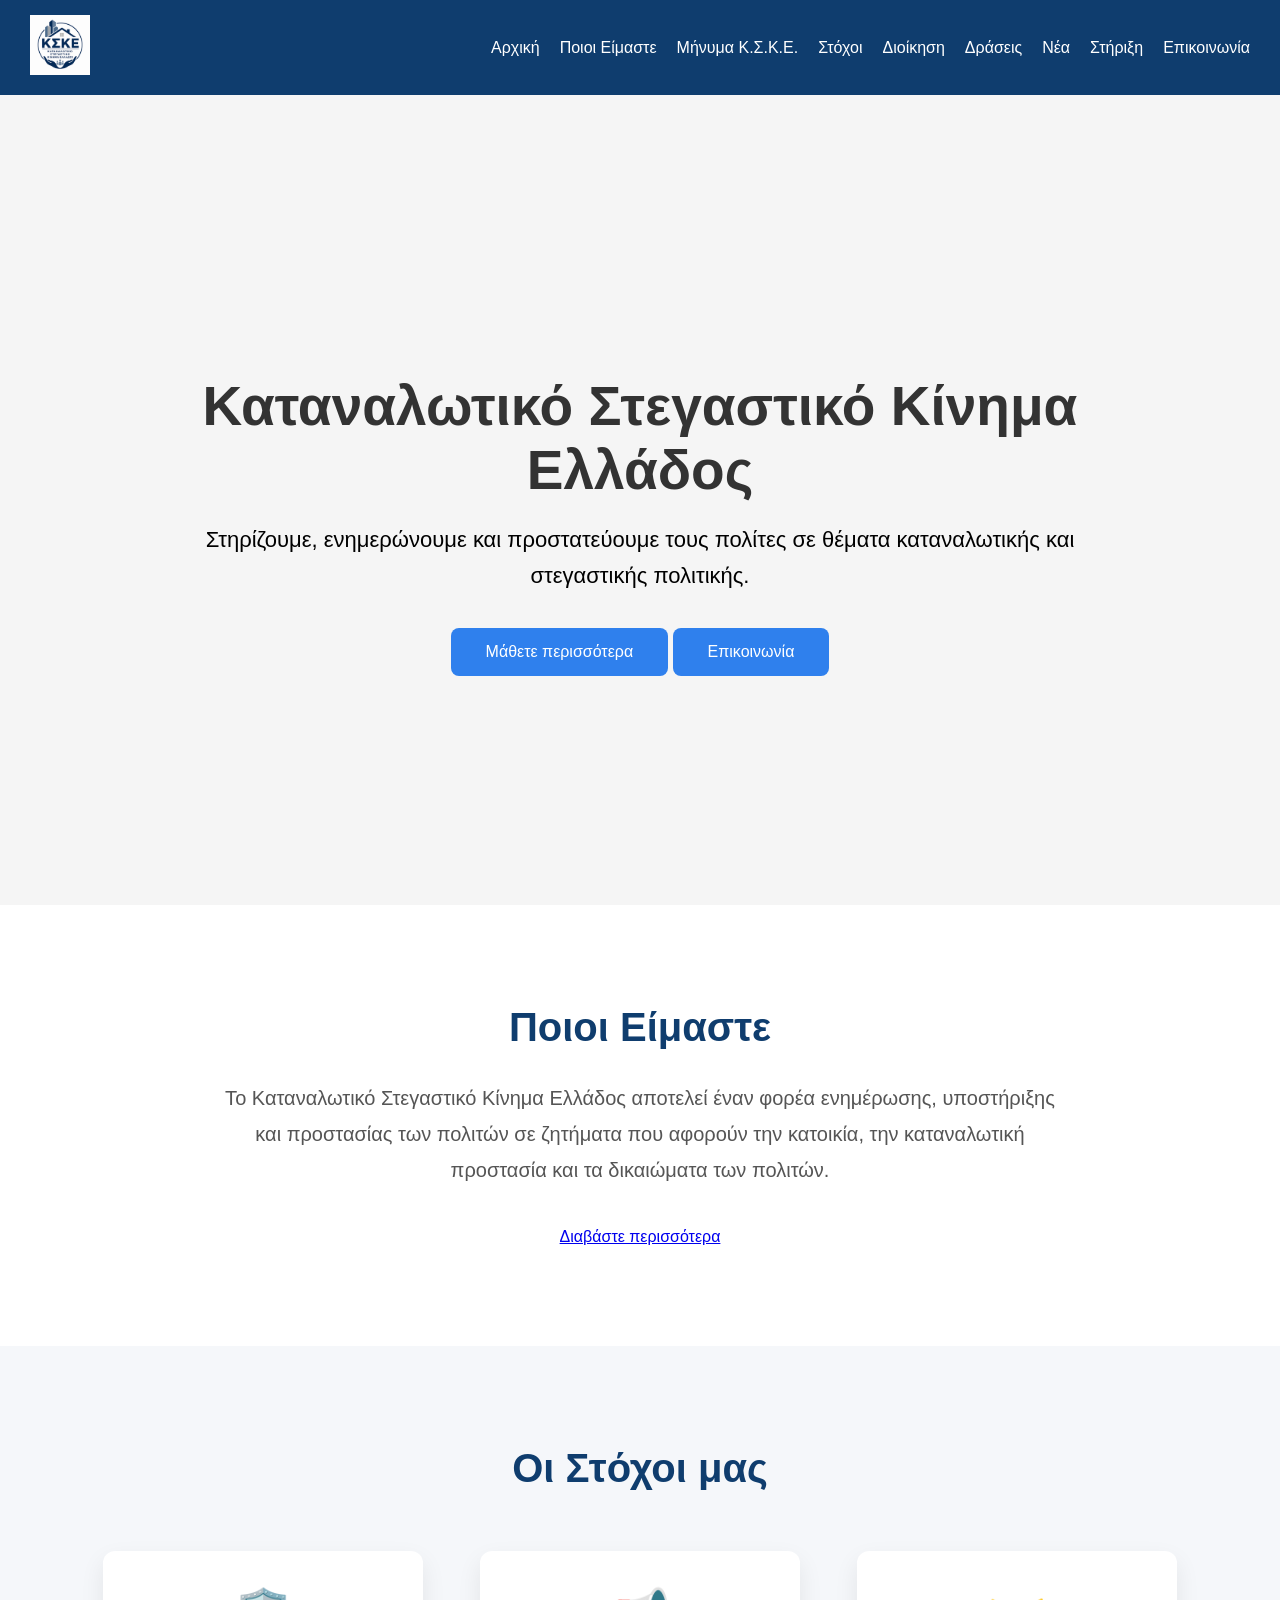
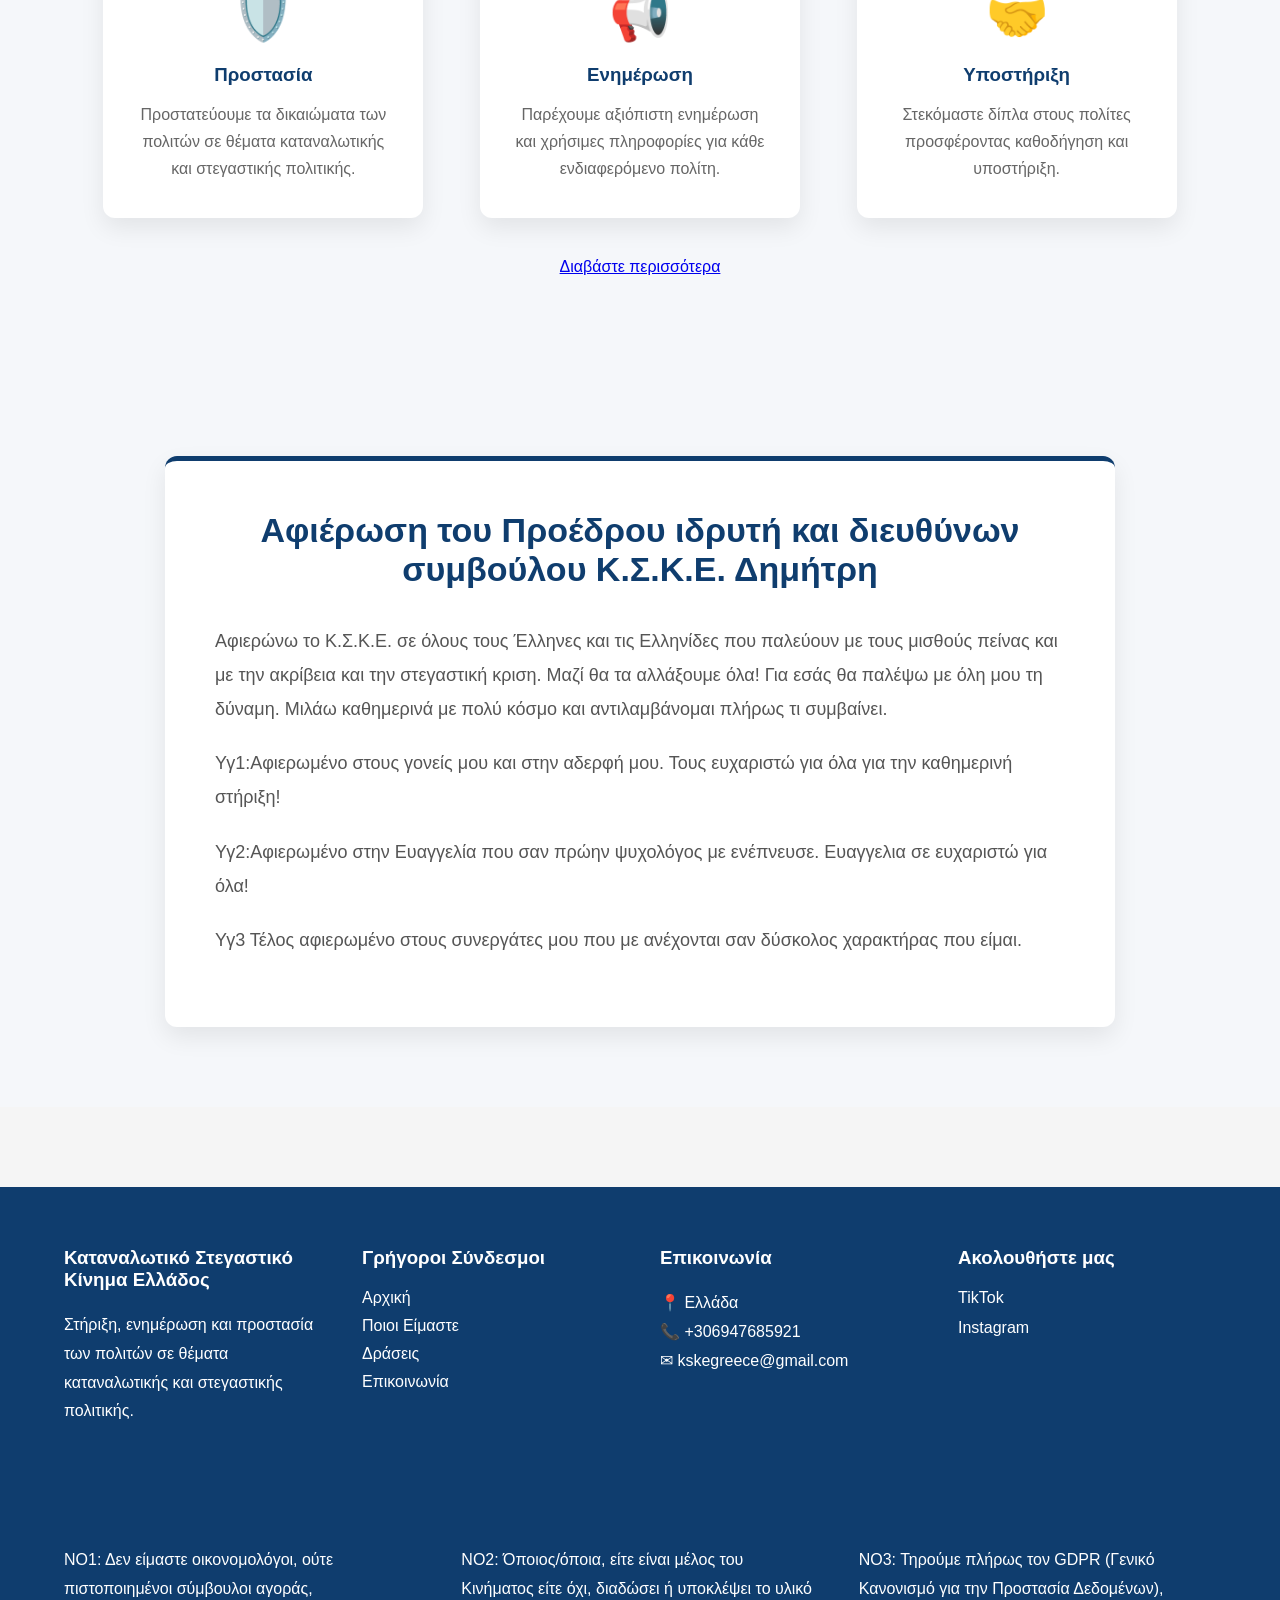
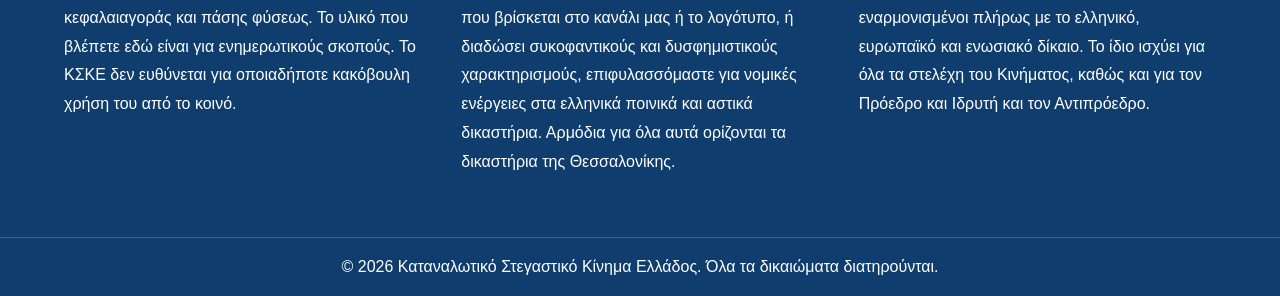
<file: index.html>
<!DOCTYPE html>
<html lang="el">
<head>
    <meta charset="UTF-8">
    <meta name="viewport" content="width=device-width, initial-scale=1.0">

    <title>Αρχική | Καταναλωτικό Στεγαστικό Κίνημα Ελλάδος</title>

    <link rel="stylesheet" href="css/style.css">
</head>
<body>
    <header>
        <nav class="navbar">
            <div class="logo">
                <img src="images/ΚΣΚΕ-logo.png" alt="Λογότυπο ΚΣΚΕ">
            </div>

            <button class="menu-toggle" aria-label="Άνοιγμα μενού">
                ☰
            </button>

            <ul class="nav-links">
                <li><a href="index.html">Αρχική</a></li>
                <li><a href="about.html">Ποιοι Είμαστε</a></li>
                <li><a href="message.html">Μήνυμα Κ.Σ.Κ.Ε.</a></li>
                <li><a href="goals.html">Στόχοι</a></li>
                <li><a href="administration.html">Διοίκηση</a></li>
                <li><a href="actions.html">Δράσεις</a></li>
                <li><a href="news.html">Νέα</a></li>
                <li><a href="support.html">Στήριξη</a></li>
                <li><a href="contact.html">Επικοινωνία</a></li>
            </ul>
        </nav>
    </header>

    <section class="hero">

        <div class="hero-content">

            <h1>Καταναλωτικό Στεγαστικό Κίνημα Ελλάδος</h1>

            <p>
                Στηρίζουμε, ενημερώνουμε και προστατεύουμε τους πολίτες
                σε θέματα καταναλωτικής και στεγαστικής πολιτικής.
            </p>

            <div class="hero-buttons">

                <a href="about.html" class="btn btn-primary">
                    Μάθετε περισσότερα
                </a>

                <a href="contact.html" class="btn btn-secondary">
                    Επικοινωνία
                </a>

            </div>

        </div>

    </section>
    

    <section class="about-preview">

        <div class="container">

            <h2>Ποιοι Είμαστε</h2>

            <p>
                Το Καταναλωτικό Στεγαστικό Κίνημα Ελλάδος αποτελεί έναν φορέα
                ενημέρωσης, υποστήριξης και προστασίας των πολιτών σε ζητήματα
                που αφορούν την κατοικία, την καταναλωτική προστασία και τα
                δικαιώματα των πολιτών.
            </p>

            <a href="about.html" class="btn-primary">
                Διαβάστε περισσότερα
            </a>

        </div>

    </section>


    <section class="goals-preview">

        <div class="container">

            <h2>Οι Στόχοι μας</h2>

            <div class="cards">

                <div class="card">
                    <div class="icon">🛡️</div>
                    <h3>Προστασία</h3>
                    <p>
                        Προστατεύουμε τα δικαιώματα των πολιτών σε θέματα
                        καταναλωτικής και στεγαστικής πολιτικής.
                    </p>
                </div>

                <div class="card">
                    <div class="icon">📢</div>
                    <h3>Ενημέρωση</h3>
                    <p>
                        Παρέχουμε αξιόπιστη ενημέρωση και χρήσιμες πληροφορίες
                        για κάθε ενδιαφερόμενο πολίτη.
                    </p>
                </div>

                <div class="card">
                    <div class="icon">🤝</div>
                    <h3>Υποστήριξη</h3>
                    <p>
                        Στεκόμαστε δίπλα στους πολίτες προσφέροντας
                        καθοδήγηση και υποστήριξη.
                    </p>
                </div>

            </div>
            <a href="goals.html" class="btn-primary">
                Διαβάστε περισσότερα
            </a>
        </div>

    </section>


    <section class="president-message">

        <div class="container">

            <div class="president-message-content">

                <div class="president-message-title">

                    <h2>Αφιέρωση του Προέδρου ιδρυτή και διευθύνων συμβούλου Κ.Σ.Κ.Ε. Δημήτρη</h2>

                </div>

                <div class="president-message-text">

                    <p>
                        Αφιερώνω το Κ.Σ.Κ.Ε. σε όλους τους Έλληνες 
                        και τις Ελληνίδες που παλεύουν με τους
                        μισθούς πείνας και με την ακρίβεια και
                        την στεγαστική κριση. Μαζί θα τα
                        αλλάξουμε όλα! Για εσάς θα παλέψω με
                        όλη μου τη δύναμη. Μιλάω καθημερινά
                        με πολύ κόσμο και αντιλαμβάνομαι
                        πλήρως τι συμβαίνει.
                    </p>

                    <p>
                        Υγ1:Aφιερωμένο στους γονείς μου και
                        στην αδερφή μου. Τους ευχαριστώ για
                        όλα για την καθημερινή στήριξη!
                    </p>

                    <p>
                        Υγ2:Aφιερωμένο στην Ευαγγελία που σαν
                        πρώην ψυχολόγος με ενέπνευσε. 
                        Ευαγγελια σε ευχαριστώ για όλα!
                    </p>

                    <p>
                        Υγ3 Τέλος αφιερωμένο στους συνεργάτες
                        μου που με ανέχονται σαν δύσκολος
                        χαρακτήρας που είμαι.
                    </p>
                </div>

            </div>

        </div>

    </section>

    <footer>

        <div class="footer-container">

            <div class="footer-section">
                <h3>Καταναλωτικό Στεγαστικό Κίνημα Ελλάδος</h3>
                <p>
                    Στήριξη, ενημέρωση και προστασία των πολιτών
                    σε θέματα καταναλωτικής και στεγαστικής πολιτικής.
                </p>
            </div>

            <div class="footer-section">
                <h3>Γρήγοροι Σύνδεσμοι</h3>
                <ul>
                    <li><a href="index.html">Αρχική</a></li>
                    <li><a href="about.html">Ποιοι Είμαστε</a></li>
                    <li><a href="actions.html">Δράσεις</a></li>
                    <li><a href="contact.html">Επικοινωνία</a></li>
                </ul>
            </div>

            <div class="footer-section">
                <h3>Επικοινωνία</h3>
                <p>📍 Ελλάδα</p>
                <p>📞 +306947685921</p>
                <p>✉ kskegreece@gmail.com</p>
            </div>

            <div class="footer-section">

                <h3>Ακολουθήστε μας</h3>

                <div class="social-links">

                    <a href="https://www.tiktok.com/@kskegreece.gr?_r=1&_t=ZN-98gVqXZdag2" target="_blank">
                        TikTok
                    </a>

                    <a href="https://www.instagram.com/kskegreece.gr?igsh=MW04Z21ib3VzaGUxbA==" target="_blank">
                        Instagram
                    </a>

                </div>

            </div>
            
        </div>

        <div class="footer-container">

            <div class="footer-section">
                <p>ΝΟ1: Δεν είμαστε οικονομολόγοι, ούτε πιστοποιημένοι σύμβουλοι αγοράς, κεφαλαιαγοράς και πάσης φύσεως. Το υλικό που βλέπετε εδώ είναι για ενημερωτικούς σκοπούς. Το ΚΣΚΕ δεν ευθύνεται για οποιαδήποτε κακόβουλη χρήση του από το κοινό.</p>
            </div>
            <div class="footer-section">
                <p>ΝΟ2: Όποιος/όποια, είτε είναι μέλος του Κινήματος είτε όχι, διαδώσει ή υποκλέψει το υλικό που βρίσκεται στο κανάλι μας ή το λογότυπο, ή διαδώσει συκοφαντικούς και δυσφημιστικούς χαρακτηρισμούς, επιφυλασσόμαστε για νομικές ενέργειες στα ελληνικά ποινικά και αστικά δικαστήρια. Αρμόδια για όλα αυτά ορίζονται τα δικαστήρια της Θεσσαλονίκης.</p>
            </div>
            <div class="footer-section">
                <p>ΝΟ3: Τηρούμε πλήρως τον GDPR (Γενικό Κανονισμό για την Προστασία Δεδομένων), εναρμονισμένοι πλήρως με το ελληνικό, ευρωπαϊκό και ενωσιακό δίκαιο. Το ίδιο ισχύει για όλα τα στελέχη του Κινήματος, καθώς και για τον Πρόεδρο και Ιδρυτή και τον Αντιπρόεδρο.</p>
            </div>
        </div>
        
        <div class="footer-bottom">
            © 2026 Καταναλωτικό Στεγαστικό Κίνημα Ελλάδος.
            Όλα τα δικαιώματα διατηρούνται.
        </div>

    </footer>

    <script>
        const menuToggle = document.querySelector('.menu-toggle');
        const navLinks = document.querySelector('.nav-links');

        menuToggle.addEventListener('click', () => {
            navLinks.classList.toggle('active');
        });
    </script>
</body>
</html>
</file>
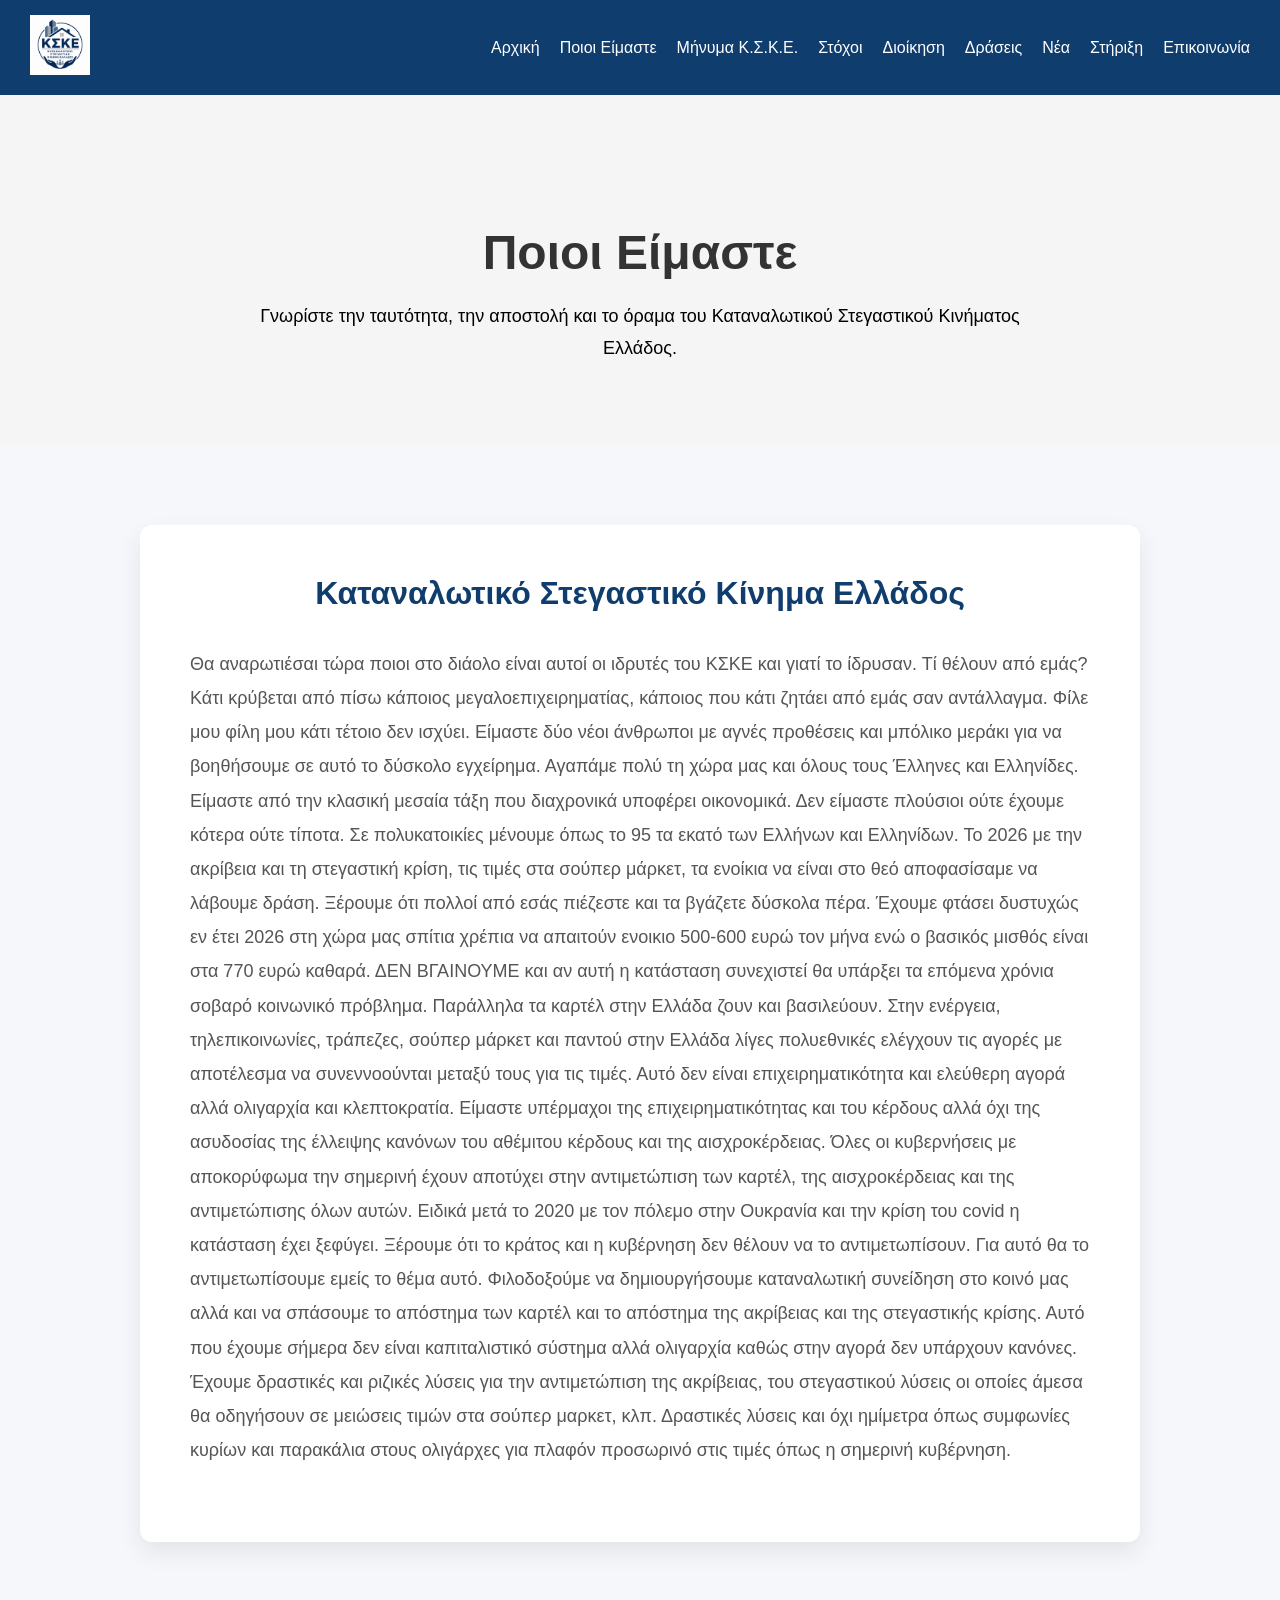
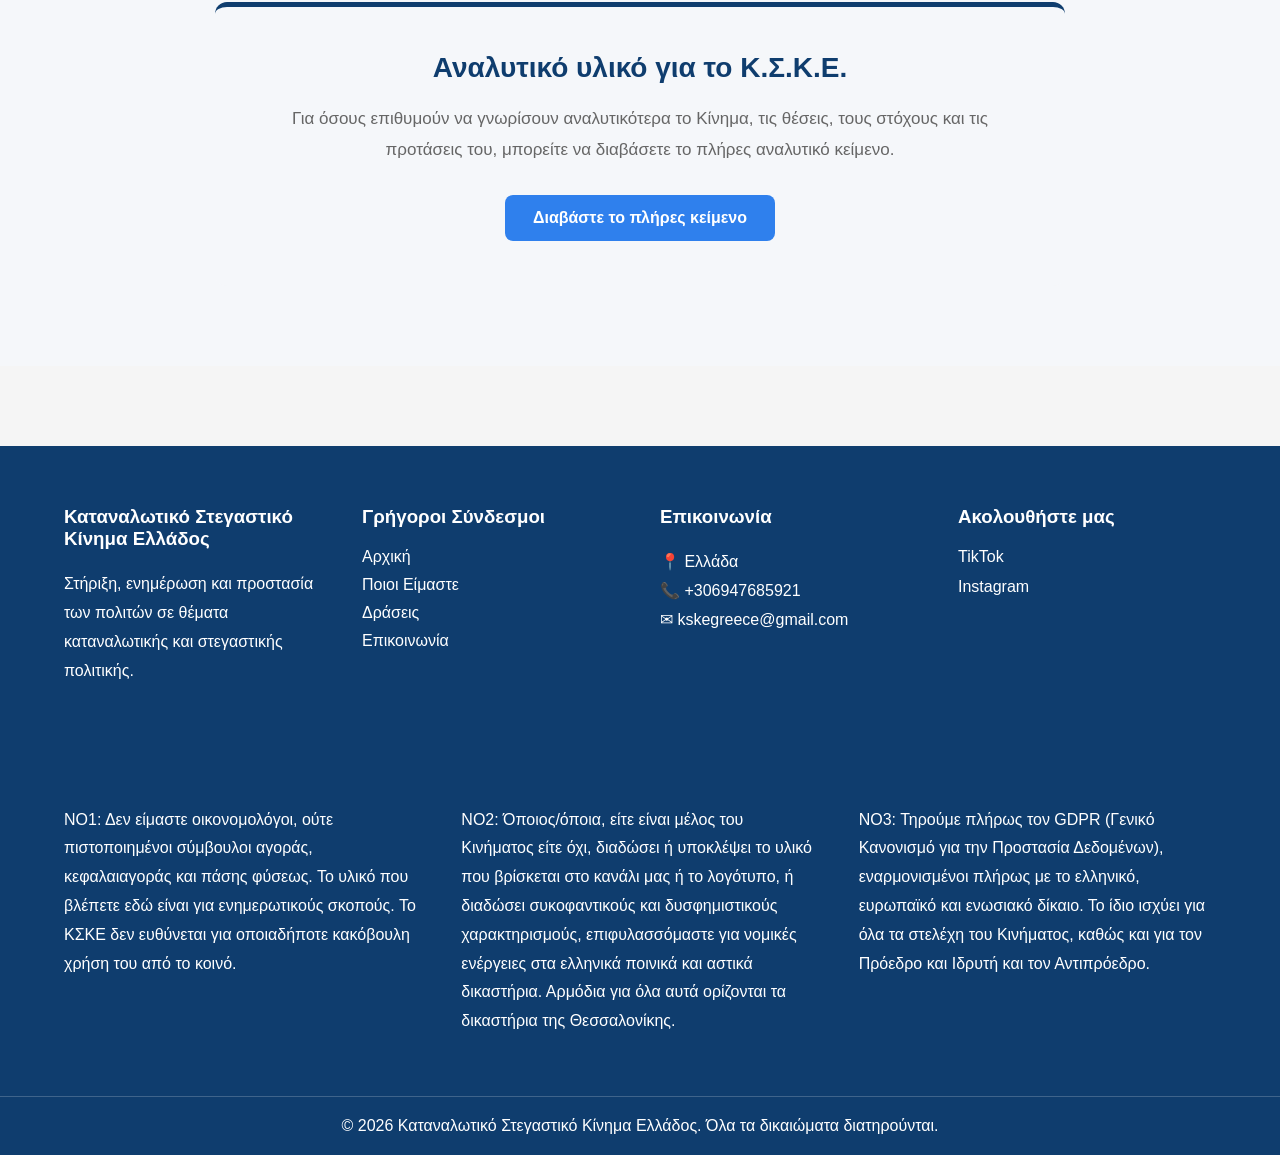
<file: about.html>
<!DOCTYPE html>
<html lang="el">
<head>
    <meta charset="UTF-8">
    <meta name="viewport" content="width=device-width, initial-scale=1.0">

    <title>Ποιοι Είμαστε | Καταναλωτικό Στεγαστικό Κίνημα Ελλάδος</title>

    <link rel="stylesheet" href="css/style.css">
</head>

<body>

    <header>

        <nav class="navbar">

            <div class="logo">
                <img src="images/ΚΣΚΕ-logo.png" alt="Λογότυπο ΚΣΚΕ">
            </div>

            <button class="menu-toggle" aria-label="Άνοιγμα μενού">
                ☰
            </button>
            
            <ul class="nav-links">
                <li><a href="index.html">Αρχική</a></li>
                <li><a href="about.html">Ποιοι Είμαστε</a></li>
                <li><a href="message.html">Μήνυμα Κ.Σ.Κ.Ε.</a></li>
                <li><a href="goals.html">Στόχοι</a></li>
                <li><a href="administration.html">Διοίκηση</a></li>
                <li><a href="actions.html">Δράσεις</a></li>
                <li><a href="news.html">Νέα</a></li>
                <li><a href="support.html">Στήριξη</a></li>
                <li><a href="contact.html">Επικοινωνία</a></li>
            </ul>

        </nav>

    </header>

    <section class="page-header">

        <div class="container">

            <h1>Ποιοι Είμαστε</h1>

            <p>
                Γνωρίστε την ταυτότητα, την αποστολή και το όραμα
                του Καταναλωτικού Στεγαστικού Κινήματος Ελλάδος.
            </p>

        </div>

    </section>

    <section class="about-page">

        <div class="container">

            <div class="about-content">

                <h2>Καταναλωτικό Στεγαστικό Κίνημα Ελλάδος</h2>

                <div class="about-text">
                    <p>
                        Θα αναρωτιέσαι τώρα ποιοι στο διάολο
                        είναι αυτοί οι ιδρυτές του ΚΣΚΕ και γιατί
                        το ίδρυσαν. Τί θέλουν από εμάς? Κάτι
                        κρύβεται από πίσω κάποιος
                        μεγαλοεπιχειρηματίας, κάποιος που κάτι
                        ζητάει από εμάς σαν αντάλλαγμα. Φίλε
                        μου φίλη μου κάτι τέτοιο δεν
                        ισχύει. Είμαστε δύο νέοι άνθρωποι με
                        αγνές προθέσεις και μπόλικο μεράκι για
                        να βοηθήσουμε σε αυτό το δύσκολο
                        εγχείρημα. Αγαπάμε πολύ τη χώρα μας
                        και όλους τους Έλληνες και
                        Ελληνίδες. Είμαστε από την κλασική
                        μεσαία τάξη που διαχρονικά υποφέρει
                        οικονομικά. Δεν είμαστε πλούσιοι ούτε
                        έχουμε κότερα ούτε τίποτα. Σε
                        πολυκατοικίες μένουμε όπως το 95 τα
                        εκατό των Ελλήνων και Ελληνίδων. Το
                        2026 με την ακρίβεια και τη στεγαστική
                        κρίση, τις τιμές στα σούπερ μάρκετ, τα
                        ενοίκια να είναι στο θεό αποφασίσαμε να
                        λάβουμε δράση. Ξέρουμε ότι πολλοί από
                        εσάς πιέζεστε και τα βγάζετε δύσκολα
                        πέρα. Έχουμε φτάσει δυστυχώς εν έτει
                        2026 στη χώρα μας σπίτια χρέπια να
                        απαιτούν ενοικιο 500-600 ευρώ τον μήνα
                        ενώ ο βασικός μισθός είναι στα 770 ευρώ
                        καθαρά. ΔΕΝ ΒΓΑΙΝΟΥΜΕ και αν αυτή η
                        κατάσταση συνεχιστεί θα υπάρξει τα
                        επόμενα χρόνια σοβαρό κοινωνικό
                        πρόβλημα. Παράλληλα τα καρτέλ στην
                        Ελλάδα ζουν και βασιλεύουν. Στην
                        ενέργεια, τηλεπικοινωνίες, τράπεζες, 
                        σούπερ μάρκετ και παντού στην Ελλάδα λίγες
                        πολυεθνικές ελέγχουν τις αγορές με
                        αποτέλεσμα να συνεννοούνται μεταξύ
                        τους για τις τιμές. Αυτό δεν είναι
                        επιχειρηματικότητα και ελεύθερη αγορά
                        αλλά ολιγαρχία και κλεπτοκρατία. Είμαστε
                        υπέρμαχοι της επιχειρηματικότητας και
                        του κέρδους αλλά όχι της ασυδοσίας της
                        έλλειψης κανόνων του αθέμιτου κέρδους
                        και της αισχροκέρδειας. Όλες οι
                        κυβερνήσεις με αποκορύφωμα την
                        σημερινή έχουν αποτύχει στην
                        αντιμετώπιση των καρτέλ, της
                        αισχροκέρδειας και της αντιμετώπισης
                        όλων αυτών. Ειδικά μετά το 2020 με τον
                        πόλεμο στην Ουκρανία και την κρίση του
                        covid η κατάσταση έχει ξεφύγει. Ξέρουμε
                        ότι το κράτος και η κυβέρνηση δεν
                        θέλουν να το αντιμετωπίσουν. Για αυτό
                        θα το αντιμετωπίσουμε εμείς το θέμα
                        αυτό. Φιλοδοξούμε να δημιουργήσουμε
                        καταναλωτική συνείδηση στο κοινό μας
                        αλλά και να σπάσουμε το απόστημα των
                        καρτέλ και το απόστημα της ακρίβειας και
                        της στεγαστικής κρίσης. Αυτό που έχουμε
                        σήμερα δεν είναι καπιταλιστικό σύστημα
                        αλλά ολιγαρχία καθώς στην αγορά δεν
                        υπάρχουν κανόνες. Έχουμε δραστικές και
                        ριζικές λύσεις για την αντιμετώπιση της
                        ακρίβειας, του στεγαστικού λύσεις οι
                        οποίες άμεσα θα οδηγήσουν σε μειώσεις
                        τιμών στα σούπερ μαρκετ, κλπ. Δραστικές
                        λύσεις και όχι ημίμετρα όπως συμφωνίες
                        κυρίων και παρακάλια στους ολιγάρχες
                        για πλαφόν προσωρινό στις τιμές όπως η
                        σημερινή κυβέρνηση.
                    </p>                  
                </div>

            </div>

        </div>

        <!-- ΑΝΑΛΥΤΙΚΟ ΥΛΙΚΟ -->

        <div class="about-document">
            <h2>Αναλυτικό υλικό για το Κ.Σ.Κ.Ε.</h2>
            <p>
                Για όσους επιθυμούν να γνωρίσουν αναλυτικότερα
                το Κίνημα, τις θέσεις, τους στόχους και τις
                προτάσεις του, μπορείτε να διαβάσετε το πλήρες
                αναλυτικό κείμενο.
            </p>
            <a href="documents/ΚΣΚΕ ΠΕΡΙΣΣΟΤΕΡΑ ΚΕΙΜΕΝΟ.pdf"
            target="_blank"
            class="document-button">

                Διαβάστε το πλήρες κείμενο

            </a>
        </div>

    </section>


    <footer>

        <div class="footer-container">

            <div class="footer-section">
                <h3>Καταναλωτικό Στεγαστικό Κίνημα Ελλάδος</h3>
                <p>
                    Στήριξη, ενημέρωση και προστασία των πολιτών
                    σε θέματα καταναλωτικής και στεγαστικής πολιτικής.
                </p>
            </div>

            <div class="footer-section">
                <h3>Γρήγοροι Σύνδεσμοι</h3>
                <ul>
                    <li><a href="index.html">Αρχική</a></li>
                    <li><a href="about.html">Ποιοι Είμαστε</a></li>
                    <li><a href="actions.html">Δράσεις</a></li>
                    <li><a href="contact.html">Επικοινωνία</a></li>
                </ul>
            </div>

            <div class="footer-section">
                <h3>Επικοινωνία</h3>
                <p>📍 Ελλάδα</p>
                <p>📞 +306947685921</p>
                <p>✉ kskegreece@gmail.com</p>
            </div>

            <div class="footer-section">

                <h3>Ακολουθήστε μας</h3>

                <div class="social-links">

                    <a href="https://www.tiktok.com/@kskegreece.gr?_r=1&_t=ZN-98gVqXZdag2" target="_blank">
                        TikTok
                    </a>

                    <a href="https://www.instagram.com/kskegreece.gr?igsh=MW04Z21ib3VzaGUxbA==" target="_blank">
                        Instagram
                    </a>

                </div>

            </div>
            
        </div>

        <div class="footer-container">

            <div class="footer-section">
                <p>ΝΟ1: Δεν είμαστε οικονομολόγοι, ούτε πιστοποιημένοι σύμβουλοι αγοράς, κεφαλαιαγοράς και πάσης φύσεως. Το υλικό που βλέπετε εδώ είναι για ενημερωτικούς σκοπούς. Το ΚΣΚΕ δεν ευθύνεται για οποιαδήποτε κακόβουλη χρήση του από το κοινό.</p>
            </div>
            <div class="footer-section">
                <p>ΝΟ2: Όποιος/όποια, είτε είναι μέλος του Κινήματος είτε όχι, διαδώσει ή υποκλέψει το υλικό που βρίσκεται στο κανάλι μας ή το λογότυπο, ή διαδώσει συκοφαντικούς και δυσφημιστικούς χαρακτηρισμούς, επιφυλασσόμαστε για νομικές ενέργειες στα ελληνικά ποινικά και αστικά δικαστήρια. Αρμόδια για όλα αυτά ορίζονται τα δικαστήρια της Θεσσαλονίκης.</p>
            </div>
            <div class="footer-section">
                <p>ΝΟ3: Τηρούμε πλήρως τον GDPR (Γενικό Κανονισμό για την Προστασία Δεδομένων), εναρμονισμένοι πλήρως με το ελληνικό, ευρωπαϊκό και ενωσιακό δίκαιο. Το ίδιο ισχύει για όλα τα στελέχη του Κινήματος, καθώς και για τον Πρόεδρο και Ιδρυτή και τον Αντιπρόεδρο.</p>
            </div>
        </div>
        
        <div class="footer-bottom">
            © 2026 Καταναλωτικό Στεγαστικό Κίνημα Ελλάδος.
            Όλα τα δικαιώματα διατηρούνται.
        </div>

    </footer>

    <script>
        const menuToggle = document.querySelector('.menu-toggle');
        const navLinks = document.querySelector('.nav-links');

        menuToggle.addEventListener('click', () => {
            navLinks.classList.toggle('active');
        });
    </script>
</body>
</html>
</file>
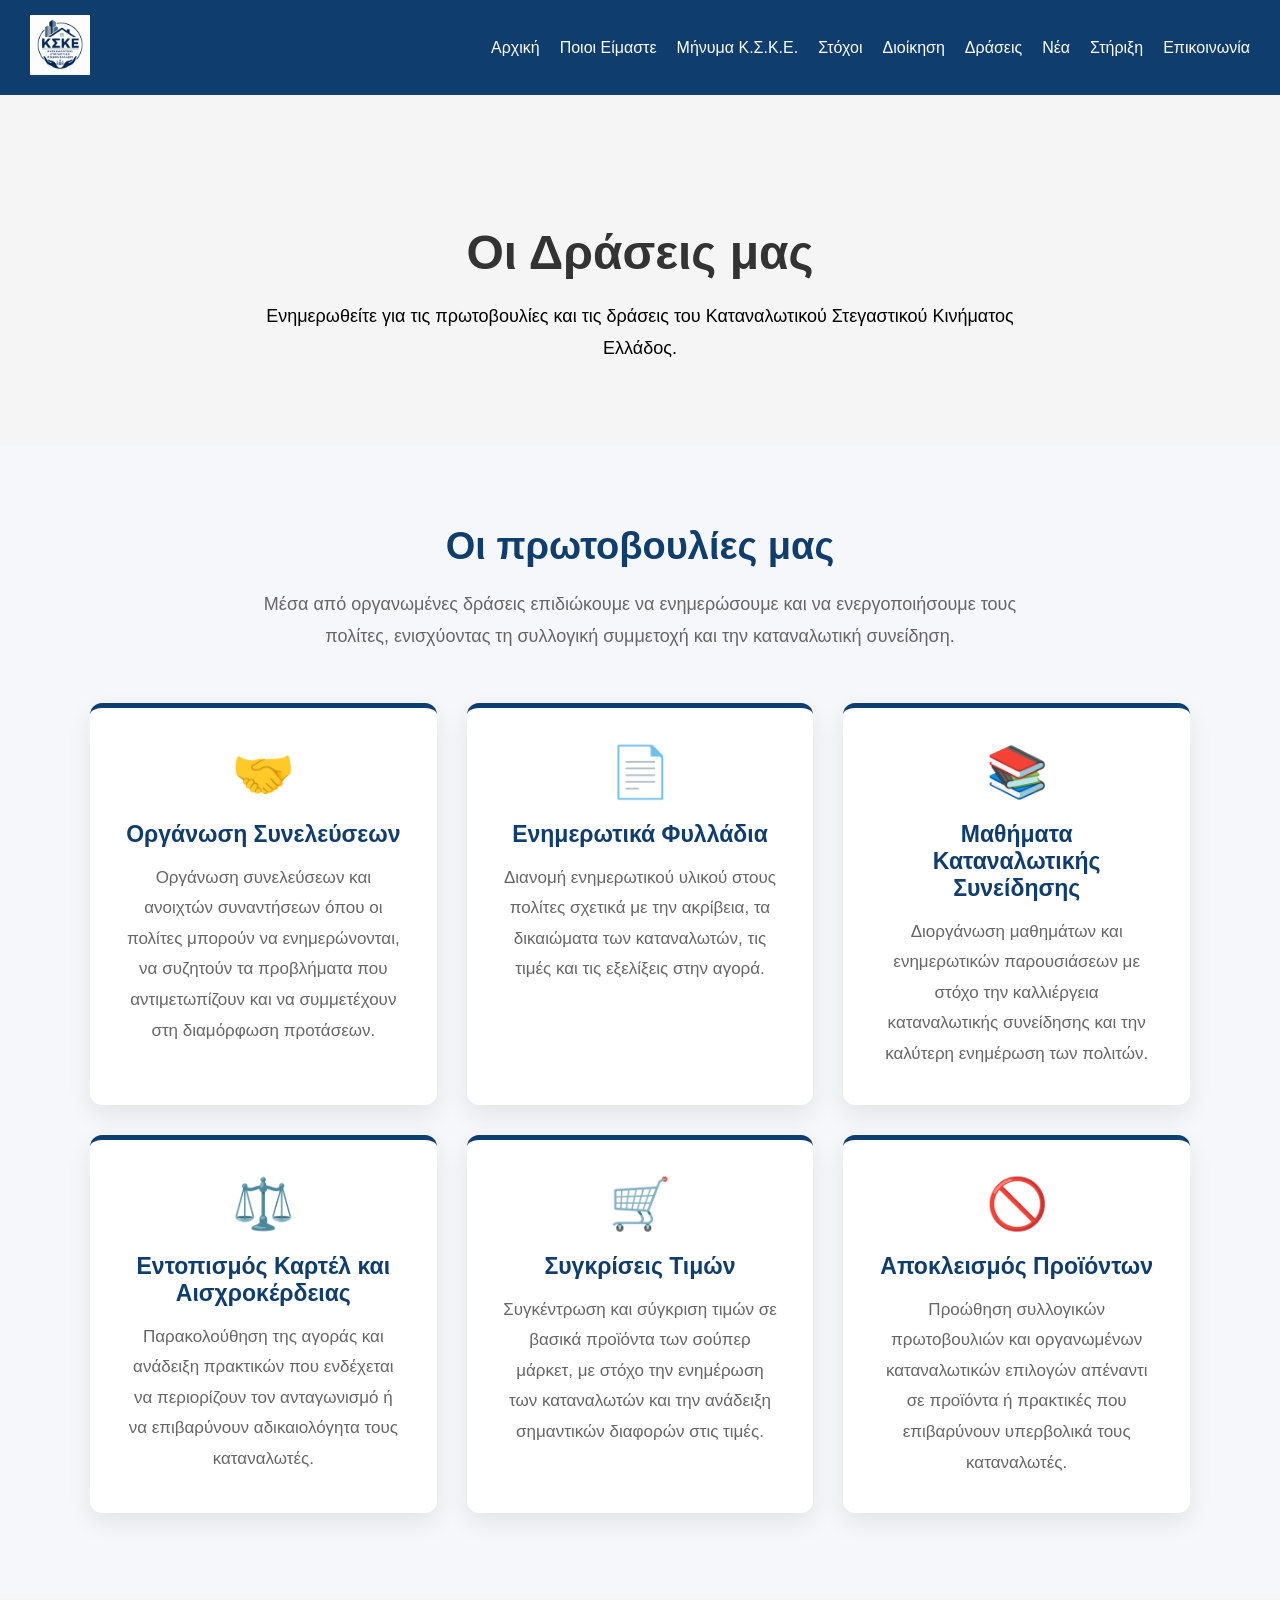
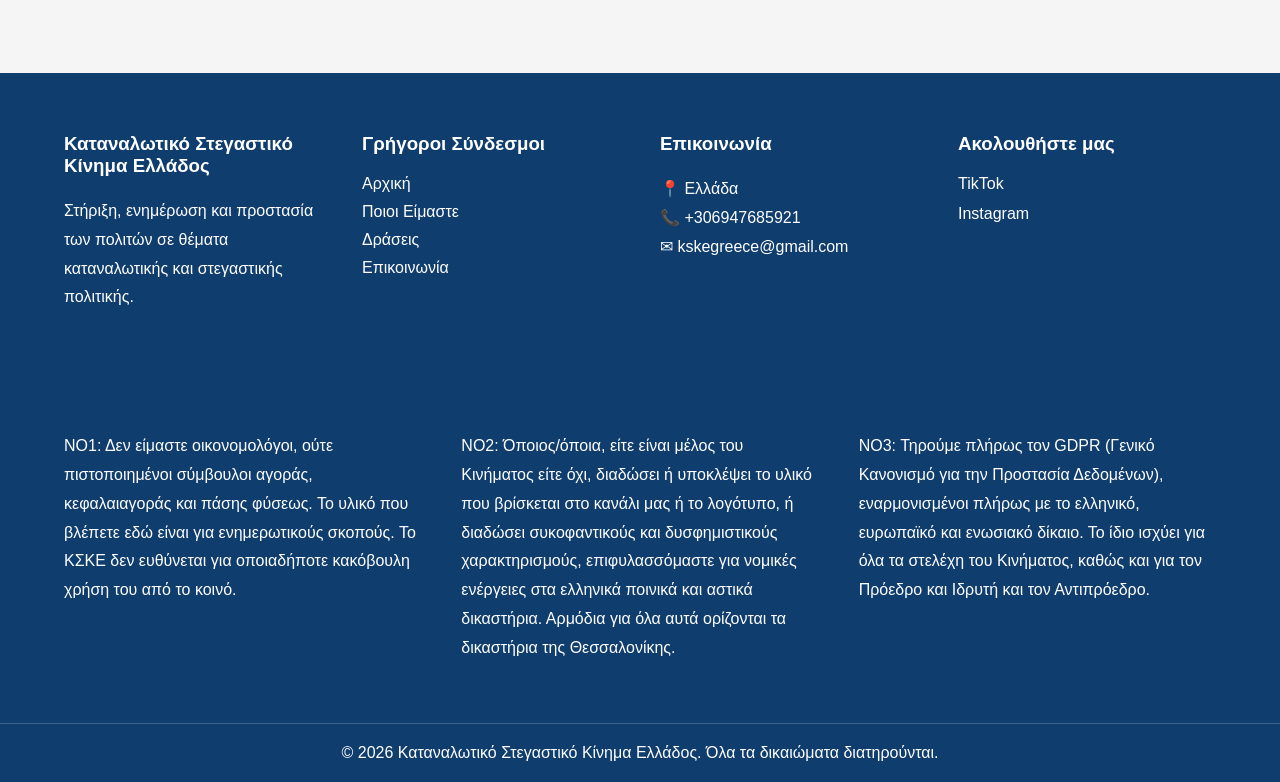
<file: actions.html>
<!DOCTYPE html>
<html lang="el">
<head>
    <meta charset="UTF-8">
    <meta name="viewport" content="width=device-width, initial-scale=1.0">

    <title>Δράσεις | Καταναλωτικό Στεγαστικό Κίνημα Ελλάδος</title>

    <link rel="stylesheet" href="css/style.css">
</head>

<body>
    <header>
        <nav class="navbar">
            <div class="logo">
                <img src="images/ΚΣΚΕ-logo.png" alt="Λογότυπο ΚΣΚΕ">
            </div>

            <button class="menu-toggle" aria-label="Άνοιγμα μενού">
                ☰
            </button>

            <ul class="nav-links">
                <li><a href="index.html">Αρχική</a></li>
                <li><a href="about.html">Ποιοι Είμαστε</a></li>
                <li><a href="message.html">Μήνυμα Κ.Σ.Κ.Ε.</a></li>
                <li><a href="goals.html">Στόχοι</a></li>
                <li><a href="administration.html">Διοίκηση</a></li>
                <li><a href="actions.html">Δράσεις</a></li>
                <li><a href="news.html">Νέα</a></li>
                <li><a href="support.html">Στήριξη</a></li>
                <li><a href="contact.html">Επικοινωνία</a></li>
            </ul>
        </nav>
    </header>

    <section class="page-header">

        <div class="container">

            <h1>Οι Δράσεις μας</h1>

            <p>
                Ενημερωθείτε για τις πρωτοβουλίες και τις δράσεις
                του Καταναλωτικού Στεγαστικού Κινήματος Ελλάδος.
            </p>

        </div>

    </section>


    <section class="actions-page">

        <div class="container">

            <div class="actions-intro">

                <h2>Οι πρωτοβουλίες μας</h2>

                <p>
                    Μέσα από οργανωμένες δράσεις επιδιώκουμε να
                    ενημερώσουμε και να ενεργοποιήσουμε τους πολίτες,
                    ενισχύοντας τη συλλογική συμμετοχή και την
                    καταναλωτική συνείδηση.
                </p>

            </div>


            <div class="actions-grid">


                <!-- ΔΡΑΣΗ 1 -->

                <div class="action-card">

                    <div class="action-icon">
                        🤝
                    </div>

                    <h3>Οργάνωση Συνελεύσεων</h3>

                    <p>
                        Οργάνωση συνελεύσεων και ανοιχτών συναντήσεων
                        όπου οι πολίτες μπορούν να ενημερώνονται,
                        να συζητούν τα προβλήματα που αντιμετωπίζουν
                        και να συμμετέχουν στη διαμόρφωση προτάσεων.
                    </p>

                </div>


                <!-- ΔΡΑΣΗ 2 -->

                <div class="action-card">

                    <div class="action-icon">
                        📄
                    </div>

                    <h3>Ενημερωτικά Φυλλάδια</h3>

                    <p>
                        Διανομή ενημερωτικού υλικού στους πολίτες
                        σχετικά με την ακρίβεια, τα δικαιώματα των
                        καταναλωτών, τις τιμές και τις εξελίξεις
                        στην αγορά.
                    </p>

                </div>


                <!-- ΔΡΑΣΗ 3 -->

                <div class="action-card">

                    <div class="action-icon">
                        📚
                    </div>

                    <h3>Μαθήματα Καταναλωτικής Συνείδησης</h3>

                    <p>
                        Διοργάνωση μαθημάτων και ενημερωτικών
                        παρουσιάσεων με στόχο την καλλιέργεια
                        καταναλωτικής συνείδησης και την καλύτερη
                        ενημέρωση των πολιτών.
                    </p>

                </div>


                <!-- ΔΡΑΣΗ 4 -->

                <div class="action-card">

                    <div class="action-icon">
                        ⚖️
                    </div>

                    <h3>Εντοπισμός Καρτέλ και Αισχροκέρδειας</h3>

                    <p>
                        Παρακολούθηση της αγοράς και ανάδειξη
                        πρακτικών που ενδέχεται να περιορίζουν
                        τον ανταγωνισμό ή να επιβαρύνουν
                        αδικαιολόγητα τους καταναλωτές.
                    </p>

                </div>


                <!-- ΔΡΑΣΗ 5 -->

                <div class="action-card">

                    <div class="action-icon">
                        🛒
                    </div>

                    <h3>Συγκρίσεις Τιμών</h3>

                    <p>
                        Συγκέντρωση και σύγκριση τιμών σε βασικά
                        προϊόντα των σούπερ μάρκετ, με στόχο την
                        ενημέρωση των καταναλωτών και την ανάδειξη
                        σημαντικών διαφορών στις τιμές.
                    </p>

                </div>


                <!-- ΔΡΑΣΗ 6 -->

                <div class="action-card">

                    <div class="action-icon">
                        🚫
                    </div>

                    <h3>Αποκλεισμός Προϊόντων</h3>

                    <p>
                        Προώθηση συλλογικών πρωτοβουλιών και
                        οργανωμένων καταναλωτικών επιλογών απέναντι
                        σε προϊόντα ή πρακτικές που επιβαρύνουν
                        υπερβολικά τους καταναλωτές.
                    </p>

                </div>


            </div>

        </div>

    </section>

    <footer>

        <div class="footer-container">

            <div class="footer-section">
                <h3>Καταναλωτικό Στεγαστικό Κίνημα Ελλάδος</h3>
                <p>
                    Στήριξη, ενημέρωση και προστασία των πολιτών
                    σε θέματα καταναλωτικής και στεγαστικής πολιτικής.
                </p>
            </div>

            <div class="footer-section">
                <h3>Γρήγοροι Σύνδεσμοι</h3>
                <ul>
                    <li><a href="index.html">Αρχική</a></li>
                    <li><a href="about.html">Ποιοι Είμαστε</a></li>
                    <li><a href="actions.html">Δράσεις</a></li>
                    <li><a href="contact.html">Επικοινωνία</a></li>
                </ul>
            </div>

            <div class="footer-section">
                <h3>Επικοινωνία</h3>
                <p>📍 Ελλάδα</p>
                <p>📞 +306947685921</p>
                <p>✉ kskegreece@gmail.com</p>
            </div>

            <div class="footer-section">

                <h3>Ακολουθήστε μας</h3>

                <div class="social-links">

                    <a href="https://www.tiktok.com/@kskegreece.gr?_r=1&_t=ZN-98gVqXZdag2" target="_blank">
                        TikTok
                    </a>

                    <a href="https://www.instagram.com/kskegreece.gr?igsh=MW04Z21ib3VzaGUxbA==" target="_blank">
                        Instagram
                    </a>

                </div>

            </div>
            
        </div>

        <div class="footer-container">

            <div class="footer-section">
                <p>ΝΟ1: Δεν είμαστε οικονομολόγοι, ούτε πιστοποιημένοι σύμβουλοι αγοράς, κεφαλαιαγοράς και πάσης φύσεως. Το υλικό που βλέπετε εδώ είναι για ενημερωτικούς σκοπούς. Το ΚΣΚΕ δεν ευθύνεται για οποιαδήποτε κακόβουλη χρήση του από το κοινό.</p>
            </div>
            <div class="footer-section">
                <p>ΝΟ2: Όποιος/όποια, είτε είναι μέλος του Κινήματος είτε όχι, διαδώσει ή υποκλέψει το υλικό που βρίσκεται στο κανάλι μας ή το λογότυπο, ή διαδώσει συκοφαντικούς και δυσφημιστικούς χαρακτηρισμούς, επιφυλασσόμαστε για νομικές ενέργειες στα ελληνικά ποινικά και αστικά δικαστήρια. Αρμόδια για όλα αυτά ορίζονται τα δικαστήρια της Θεσσαλονίκης.</p>
            </div>
            <div class="footer-section">
                <p>ΝΟ3: Τηρούμε πλήρως τον GDPR (Γενικό Κανονισμό για την Προστασία Δεδομένων), εναρμονισμένοι πλήρως με το ελληνικό, ευρωπαϊκό και ενωσιακό δίκαιο. Το ίδιο ισχύει για όλα τα στελέχη του Κινήματος, καθώς και για τον Πρόεδρο και Ιδρυτή και τον Αντιπρόεδρο.</p>
            </div>
        </div>
        
        <div class="footer-bottom">
            © 2026 Καταναλωτικό Στεγαστικό Κίνημα Ελλάδος.
            Όλα τα δικαιώματα διατηρούνται.
        </div>

    </footer>

    <script>
        const menuToggle = document.querySelector('.menu-toggle');
        const navLinks = document.querySelector('.nav-links');

        menuToggle.addEventListener('click', () => {
            navLinks.classList.toggle('active');
        });
    </script>
</body>
</html>
</file>
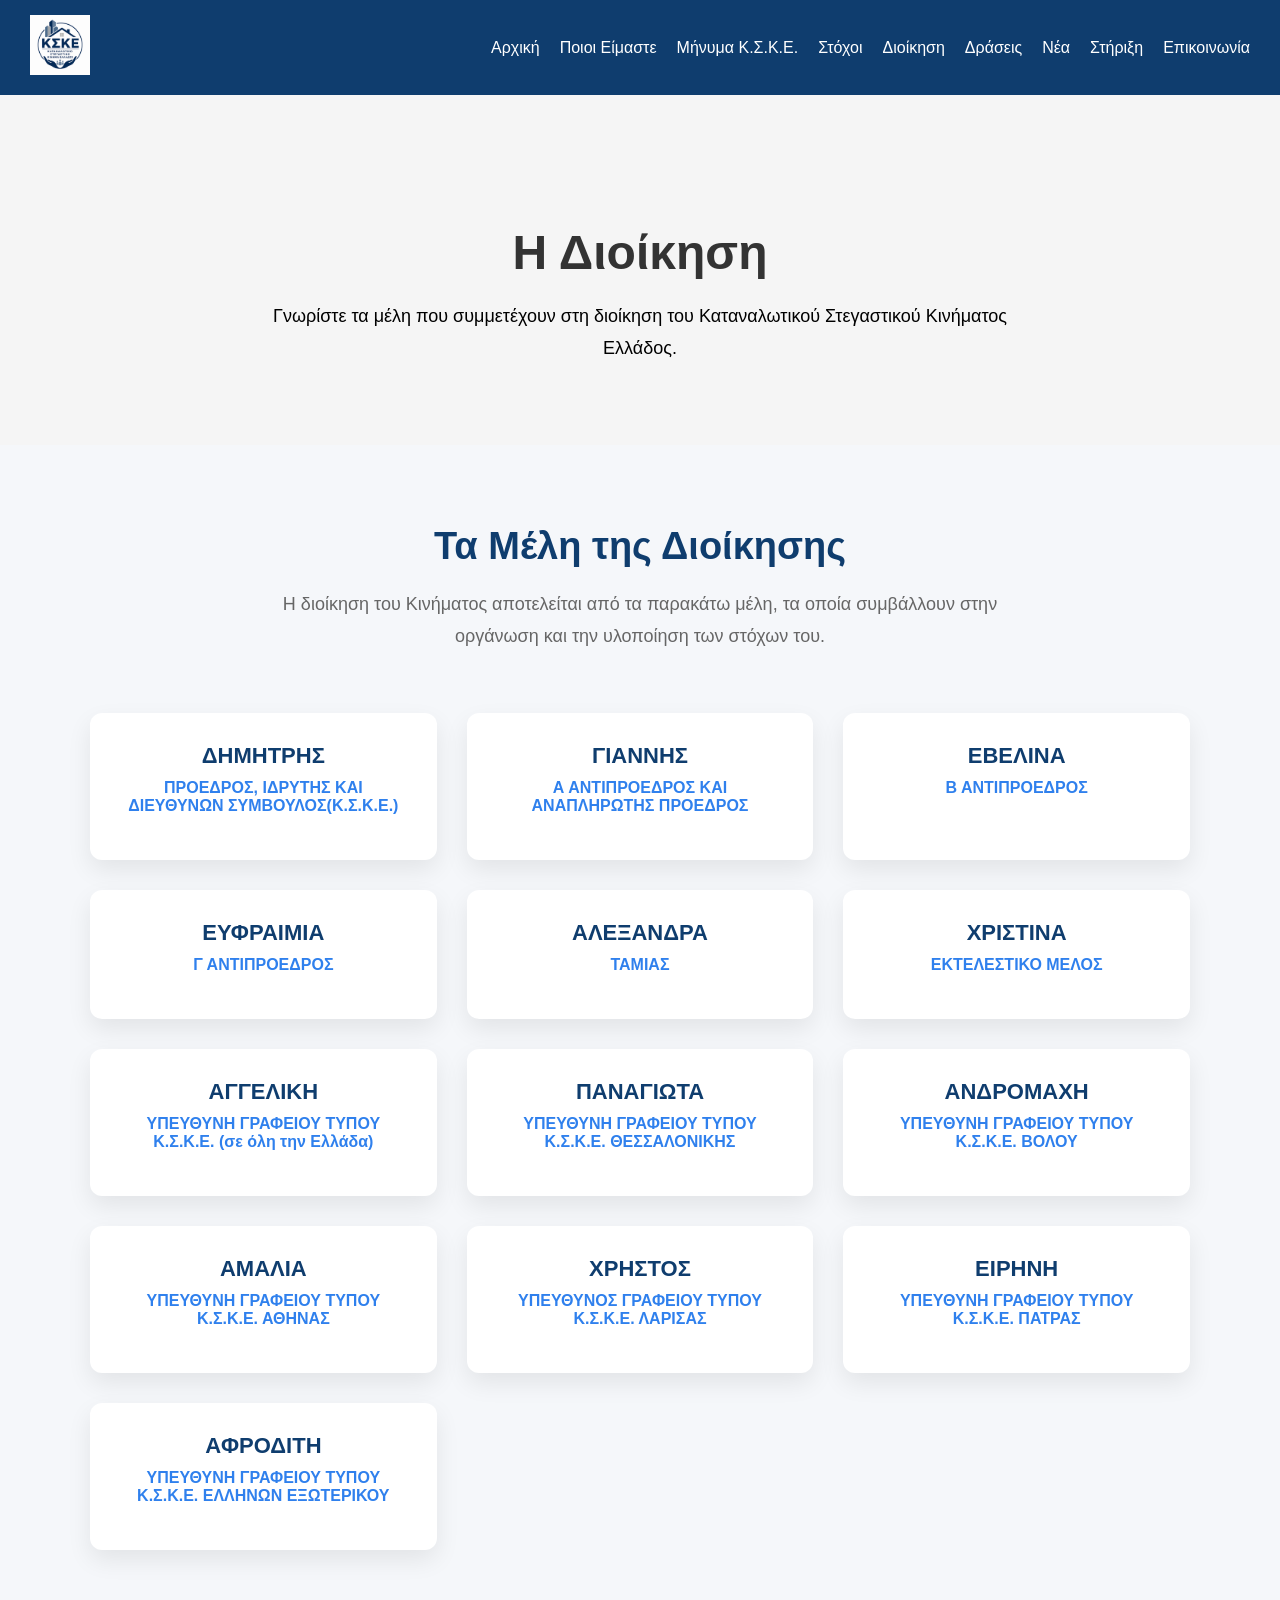
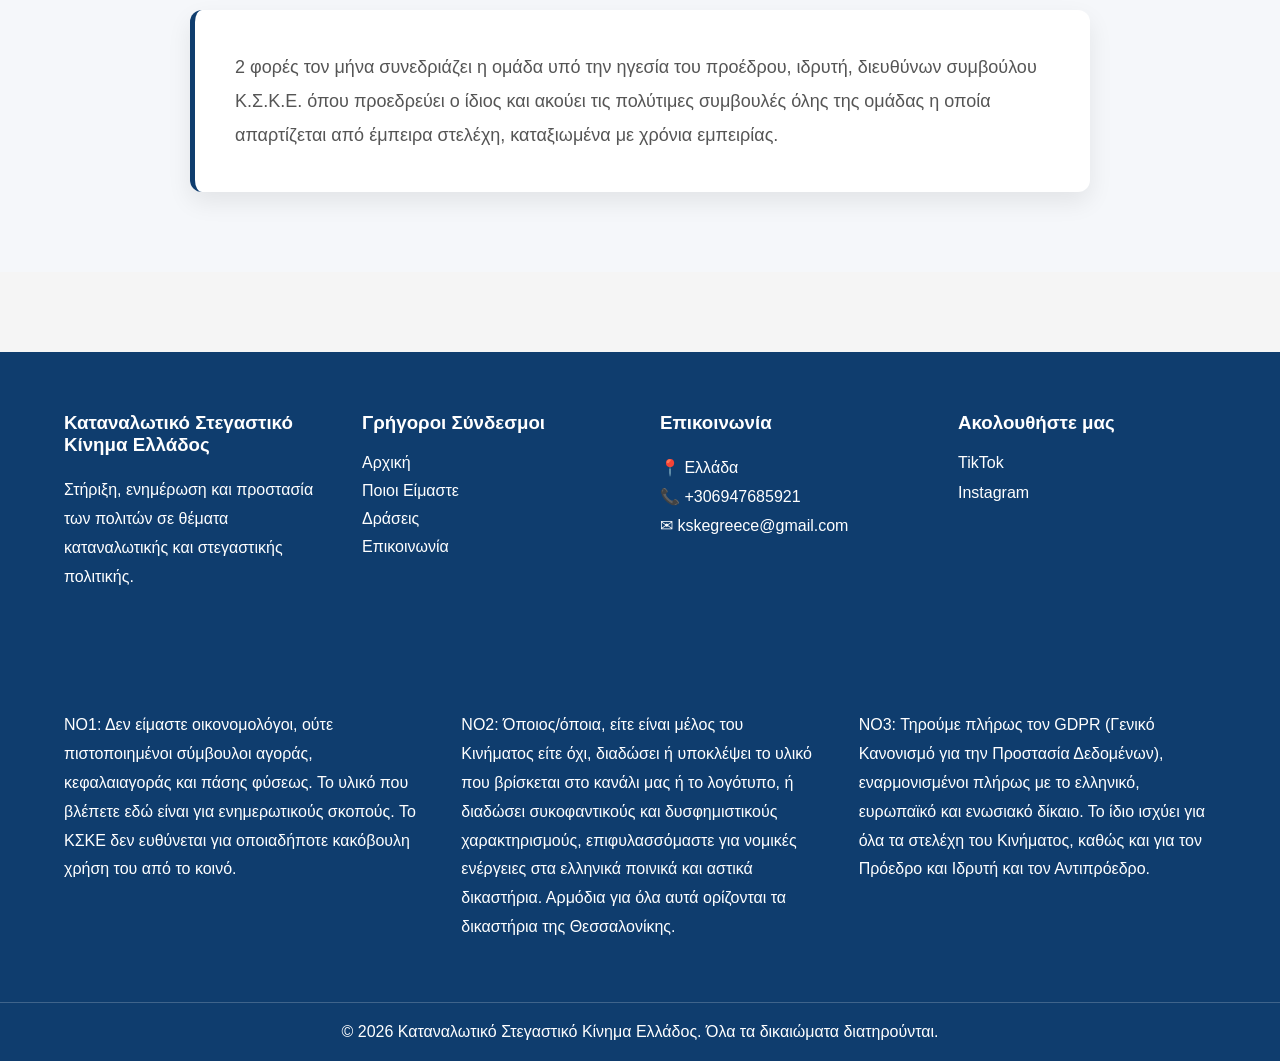
<file: administration.html>
<!DOCTYPE html>
<html lang="el">
<head>
    <meta charset="UTF-8">
    <meta name="viewport" content="width=device-width, initial-scale=1.0">

    <title>Διοίκηση | Καταναλωτικό Στεγαστικό Κίνημα Ελλάδος</title>

    <link rel="stylesheet" href="css/style.css">
</head>
<body>
    <header>
        <nav class="navbar">
            <div class="logo">
                <img src="images/ΚΣΚΕ-logo.png" alt="Λογότυπο ΚΣΚΕ">
            </div>

            <button class="menu-toggle" aria-label="Άνοιγμα μενού">
                ☰
            </button>

            <ul class="nav-links">
                <li><a href="index.html">Αρχική</a></li>
                <li><a href="about.html">Ποιοι Είμαστε</a></li>
                <li><a href="message.html">Μήνυμα Κ.Σ.Κ.Ε.</a></li>
                <li><a href="goals.html">Στόχοι</a></li>
                <li><a href="administration.html">Διοίκηση</a></li>
                <li><a href="actions.html">Δράσεις</a></li>
                <li><a href="news.html">Νέα</a></li>
                <li><a href="support.html">Στήριξη</a></li>
                <li><a href="contact.html">Επικοινωνία</a></li>
            </ul>
        </nav>
    </header>

    <section class="page-header">

        <div class="container">

            <h1>Η Διοίκηση</h1>

            <p>
                Γνωρίστε τα μέλη που συμμετέχουν στη διοίκηση
                του Καταναλωτικού Στεγαστικού Κινήματος Ελλάδος.
            </p>

        </div>

    </section>


    <!-- ADMINISTRATION -->

    <section class="administration-page">

        <div class="container">

            <div class="administration-intro">

                <h2>Τα Μέλη της Διοίκησης</h2>

                <p>
                    Η διοίκηση του Κινήματος αποτελείται από τα παρακάτω
                    μέλη, τα οποία συμβάλλουν στην οργάνωση και την
                    υλοποίηση των στόχων του.
                </p>

            </div>


            <div class="members">

                <!-- ΜΕΛΟΣ 1 -->

                <div class="member-card">

                    <div class="member-info">
                        <h3>ΔΗΜΗΤΡΗΣ</h3>
                        <span>ΠΡΟΕΔΡΟΣ, ΙΔΡΥΤΗΣ ΚΑΙ ΔΙΕΥΘΥΝΩΝ ΣΥΜΒΟΥΛΟΣ(Κ.Σ.Κ.Ε.)</span>
                    </div>

                </div>

                <!-- ΜΕΛΟΣ 2 -->

                <div class="member-card">

                    <div class="member-info">
                        <h3>ΓΙΑΝΝΗΣ</h3>
                        <span>Α ΑΝΤΙΠΡΟΕΔΡΟΣ ΚΑΙ ΑΝΑΠΛΗΡΩΤΗΣ ΠΡΟΕΔΡΟΣ</span>
                    </div>

                </div>

                <!-- ΜΕΛΟΣ 3 -->

                <div class="member-card">

                    <div class="member-info">
                        <h3>ΕΒΕΛΙΝΑ</h3>
                        <span>Β ΑΝΤΙΠΡΟΕΔΡΟΣ</span>
                    </div>

                </div>

                <!-- ΜΕΛΟΣ 4 -->

                <div class="member-card">

                    <div class="member-info">
                        <h3>ΕΥΦΡΑΙΜΙΑ</h3>
                        <span>Γ ΑΝΤΙΠΡΟΕΔΡΟΣ</span>
                    </div>

                </div>

                <!-- ΜΕΛΟΣ 5 -->

                <div class="member-card">

                    <div class="member-info">
                        <h3>AΛΕΞΑΝΔΡΑ</h3>
                        <span>ΤΑΜΙΑΣ</span>
                    </div>

                </div>

                <!-- ΜΕΛΟΣ 6 -->

                <div class="member-card">

                    <div class="member-info">
                        <h3>ΧΡΙΣΤΙΝΑ</h3>
                        <span>ΕΚΤΕΛΕΣΤΙΚΟ ΜΕΛΟΣ</span>
                    </div>

                </div>

                <!-- ΜΕΛΟΣ 7 -->

                <div class="member-card">

                    <div class="member-info">
                        <h3>AΓΓΕΛΙΚΗ</h3>
                        <span>YΠΕΥΘΥΝΗ ΓΡΑΦΕΙΟΥ ΤΥΠΟΥ Κ.Σ.Κ.Ε. (σε όλη την Ελλάδα)</span>
                    </div>

                </div>

                <!-- ΜΕΛΟΣ 8 -->

                <div class="member-card">

                    <div class="member-info">
                        <h3>ΠΑΝΑΓΙΩΤΑ</h3>
                        <span>YΠΕΥΘΥΝΗ ΓΡΑΦΕΙΟΥ ΤΥΠΟΥ Κ.Σ.Κ.Ε. ΘΕΣΣΑΛΟΝΙΚΗΣ</span>
                    </div>

                </div>

                <!-- ΜΕΛΟΣ 9 -->

                <div class="member-card">

                    <div class="member-info">
                        <h3>AΝΔΡΟΜΑΧΗ</h3>
                        <span>YΠΕΥΘΥΝΗ ΓΡΑΦΕΙΟΥ ΤΥΠΟΥ Κ.Σ.Κ.Ε. ΒΟΛΟΥ</span>
                    </div>

                </div>

                <!-- ΜΕΛΟΣ 10 -->

                <div class="member-card">

                    <div class="member-info">
                        <h3>ΑΜΑΛΙΑ</h3>
                        <span>YΠΕΥΘΥΝΗ ΓΡΑΦΕΙΟΥ ΤΥΠΟΥ Κ.Σ.Κ.Ε. ΑΘΗΝΑΣ</span>
                    </div>

                </div>
                
                <!-- ΜΕΛΟΣ 11 -->

                <div class="member-card">

                    <div class="member-info">
                        <h3>XΡΗΣΤΟΣ</h3>
                        <span>YΠΕΥΘΥΝΟΣ ΓΡΑΦΕΙΟΥ ΤΥΠΟΥ Κ.Σ.Κ.Ε. ΛΑΡΙΣΑΣ</span>
                    </div>

                </div>

                <!-- ΜΕΛΟΣ 12 -->

                <div class="member-card">

                    <div class="member-info">
                        <h3>ΕΙΡΗΝΗ</h3>
                        <span>YΠΕΥΘΥΝΗ ΓΡΑΦΕΙΟΥ ΤΥΠΟΥ Κ.Σ.Κ.Ε. ΠΑΤΡΑΣ</span>
                    </div>

                </div>

                <!-- ΜΕΛΟΣ 13 -->

                <div class="member-card">

                    <div class="member-info">
                        <h3>AΦΡΟΔΙΤΗ</h3>
                        <span>YΠΕΥΘΥΝΗ ΓΡΑΦΕΙΟΥ ΤΥΠΟΥ Κ.Σ.Κ.Ε. ΕΛΛΗΝΩΝ ΕΞΩΤΕΡΙΚΟΥ</span>
                    </div>

                </div>
            </div>

            <div class="administration-text">

                <p>
                    2 φορές τον μήνα συνεδριάζει η ομάδα υπό την ηγεσία του προέδρου, ιδρυτή, διευθύνων συμβούλου Κ.Σ.Κ.Ε. όπου προεδρεύει ο ίδιος και ακούει τις πολύτιμες συμβουλές όλης της ομάδας η οποία απαρτίζεται από έμπειρα στελέχη, καταξιωμένα με χρόνια εμπειρίας.
                </p>

            </div>
        </div>

    </section>


    <footer>

        <div class="footer-container">

            <div class="footer-section">
                <h3>Καταναλωτικό Στεγαστικό Κίνημα Ελλάδος</h3>
                <p>
                    Στήριξη, ενημέρωση και προστασία των πολιτών
                    σε θέματα καταναλωτικής και στεγαστικής πολιτικής.
                </p>
            </div>

            <div class="footer-section">
                <h3>Γρήγοροι Σύνδεσμοι</h3>
                <ul>
                    <li><a href="index.html">Αρχική</a></li>
                    <li><a href="about.html">Ποιοι Είμαστε</a></li>
                    <li><a href="actions.html">Δράσεις</a></li>
                    <li><a href="contact.html">Επικοινωνία</a></li>
                </ul>
            </div>

            <div class="footer-section">
                <h3>Επικοινωνία</h3>
                <p>📍 Ελλάδα</p>
                <p>📞 +306947685921</p>
                <p>✉ kskegreece@gmail.com</p>
            </div>

            <div class="footer-section">

                <h3>Ακολουθήστε μας</h3>

                <div class="social-links">

                    <a href="https://www.tiktok.com/@kskegreece.gr?_r=1&_t=ZN-98gVqXZdag2" target="_blank">
                        TikTok
                    </a>

                    <a href="https://www.instagram.com/kskegreece.gr?igsh=MW04Z21ib3VzaGUxbA==" target="_blank">
                        Instagram
                    </a>

                </div>

            </div>
            
        </div>

        <div class="footer-container">

            <div class="footer-section">
                <p>ΝΟ1: Δεν είμαστε οικονομολόγοι, ούτε πιστοποιημένοι σύμβουλοι αγοράς, κεφαλαιαγοράς και πάσης φύσεως. Το υλικό που βλέπετε εδώ είναι για ενημερωτικούς σκοπούς. Το ΚΣΚΕ δεν ευθύνεται για οποιαδήποτε κακόβουλη χρήση του από το κοινό.</p>
            </div>
            <div class="footer-section">
                <p>ΝΟ2: Όποιος/όποια, είτε είναι μέλος του Κινήματος είτε όχι, διαδώσει ή υποκλέψει το υλικό που βρίσκεται στο κανάλι μας ή το λογότυπο, ή διαδώσει συκοφαντικούς και δυσφημιστικούς χαρακτηρισμούς, επιφυλασσόμαστε για νομικές ενέργειες στα ελληνικά ποινικά και αστικά δικαστήρια. Αρμόδια για όλα αυτά ορίζονται τα δικαστήρια της Θεσσαλονίκης.</p>
            </div>
            <div class="footer-section">
                <p>ΝΟ3: Τηρούμε πλήρως τον GDPR (Γενικό Κανονισμό για την Προστασία Δεδομένων), εναρμονισμένοι πλήρως με το ελληνικό, ευρωπαϊκό και ενωσιακό δίκαιο. Το ίδιο ισχύει για όλα τα στελέχη του Κινήματος, καθώς και για τον Πρόεδρο και Ιδρυτή και τον Αντιπρόεδρο.</p>
            </div>
        </div>
        
        <div class="footer-bottom">
            © 2026 Καταναλωτικό Στεγαστικό Κίνημα Ελλάδος.
            Όλα τα δικαιώματα διατηρούνται.
        </div>

    </footer>

    <script>
        const menuToggle = document.querySelector('.menu-toggle');
        const navLinks = document.querySelector('.nav-links');

        menuToggle.addEventListener('click', () => {
            navLinks.classList.toggle('active');
        });
    </script>
</body>
</html>
</file>
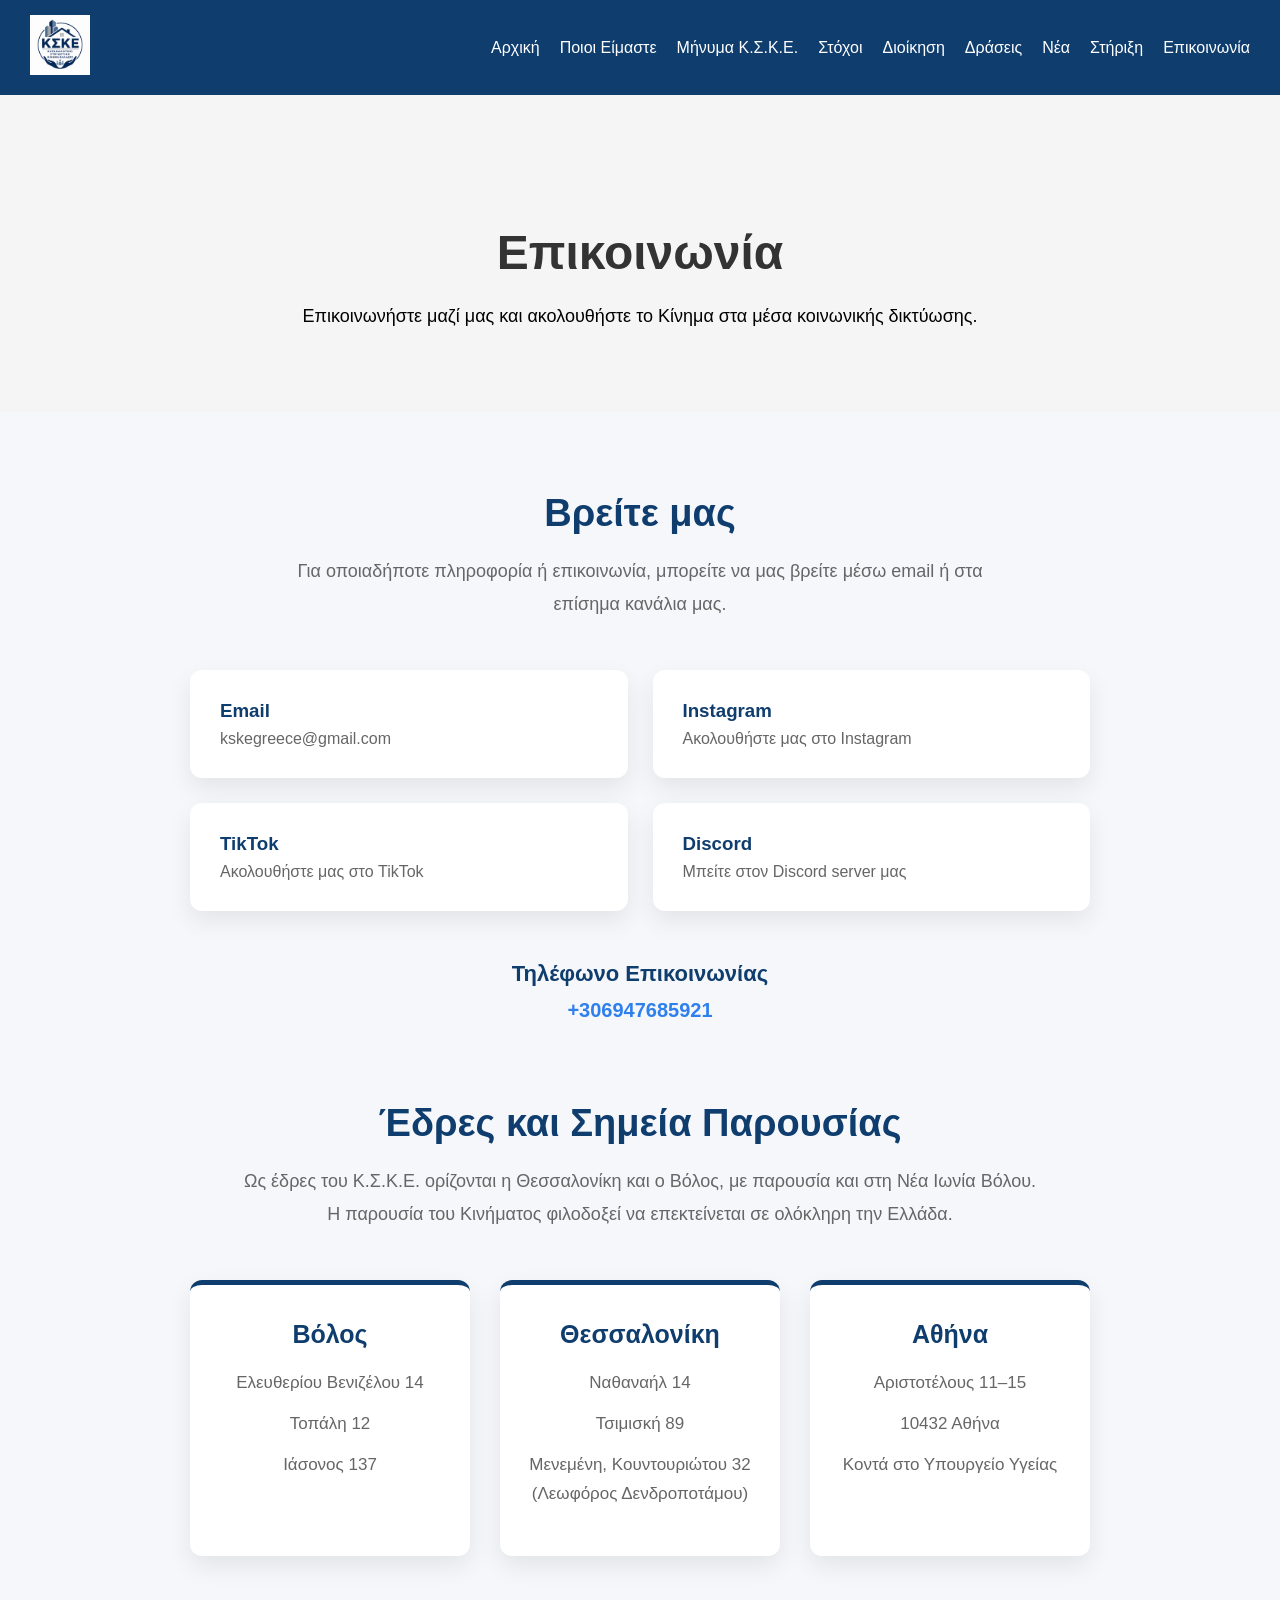
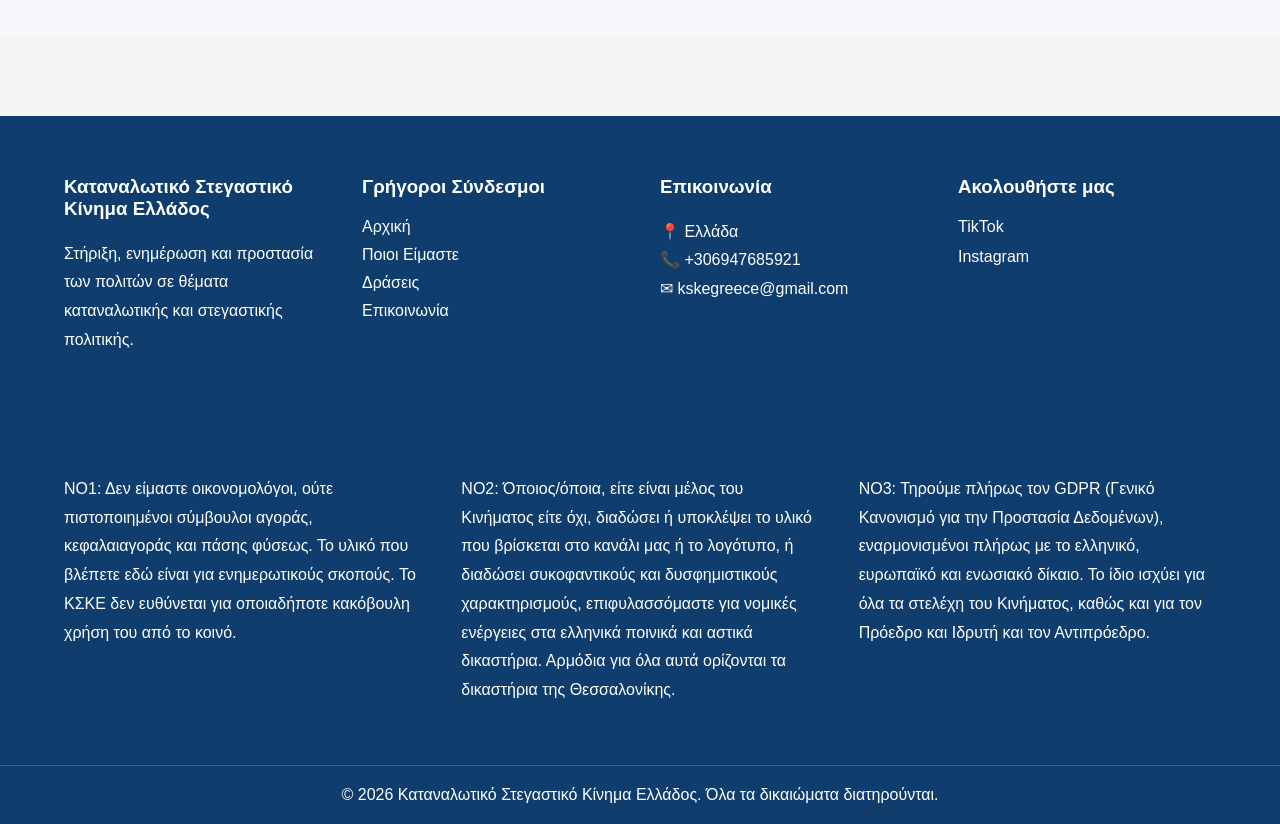
<file: contact.html>
<!DOCTYPE html>
<html lang="el">
<head>
    <meta charset="UTF-8">
    <meta name="viewport" content="width=device-width, initial-scale=1.0">

    <title>Επικοινωνία | Καταναλωτικό Στεγαστικό Κίνημα Ελλάδος</title>

    <link rel="stylesheet" href="css/style.css">
</head>
<body>
    <header>
        <nav class="navbar">
            <div class="logo">
                <img src="images/ΚΣΚΕ-logo.png" alt="Λογότυπο ΚΣΚΕ">
            </div>

            <button class="menu-toggle" aria-label="Άνοιγμα μενού">
                ☰
            </button>

            <ul class="nav-links">
                <li><a href="index.html">Αρχική</a></li>
                <li><a href="about.html">Ποιοι Είμαστε</a></li>
                <li><a href="message.html">Μήνυμα Κ.Σ.Κ.Ε.</a></li>
                <li><a href="goals.html">Στόχοι</a></li>
                <li><a href="administration.html">Διοίκηση</a></li>
                <li><a href="actions.html">Δράσεις</a></li>
                <li><a href="news.html">Νέα</a></li>
                <li><a href="support.html">Στήριξη</a></li>
                <li><a href="contact.html">Επικοινωνία</a></li>
            </ul>
        </nav>
    </header>

    <section class="page-header">

        <div class="container">

            <h1>Επικοινωνία</h1>

            <p>
                Επικοινωνήστε μαζί μας και ακολουθήστε το Κίνημα
                στα μέσα κοινωνικής δικτύωσης.
            </p>

        </div>

    </section>

    <section class="contact-page">

        <div class="container">

            <div class="contact-content">

                <h2>Βρείτε μας</h2>

                <p>
                    Για οποιαδήποτε πληροφορία ή επικοινωνία,
                    μπορείτε να μας βρείτε μέσω email ή στα
                    επίσημα κανάλια μας.
                </p>

                <div class="contact-links">

                    <!-- EMAIL -->

                    <a href="https://mail.google.com/mail/?view=cm&fs=1&to=kskegreece@gmail.com" target="_blank" class="contact-card">

                        <div>
                            <h3>Email</h3>
                            <p>kskegreece@gmail.com</p>
                        </div>

                    </a>

                    <!-- INSTAGRAM -->

                    <a href="https://www.instagram.com/kskegreece.gr?igsh=MW04Z21ib3VzaGUxbA=="
                       target="_blank"
                       rel="noopener noreferrer"
                       class="contact-card">

                        <div>
                            <h3>Instagram</h3>
                            <p>Ακολουθήστε μας στο Instagram</p>
                        </div>

                    </a>

                    <!-- TIKTOK -->

                    <a href="https://www.tiktok.com/@kskegreece.gr?_r=1&_t=ZN-98gVqXZdag2"
                       target="_blank"
                       rel="noopener noreferrer"
                       class="contact-card">

                        <div>
                            <h3>TikTok</h3>
                            <p>Ακολουθήστε μας στο TikTok</p>
                        </div>

                    </a>

                    <!-- DISCORD -->

                    <a href="https://discord.gg/RYYgSHPEW"
                       target="_blank"
                       rel="noopener noreferrer"
                       class="contact-card">

                        <div>
                            <h3>Discord</h3>
                            <p>Μπείτε στον Discord server μας</p>
                        </div>
                    </a>
                </div>
                <div class="contact-phone">

                    <h3>Τηλέφωνο Επικοινωνίας</h3>

                    <a href="tel:+306947685921">
                        +306947685921
                    </a>

                </div>

                <!-- ΕΔΡΕΣ ΚΑΙ ΣΗΜΕΙΑ ΠΑΡΟΥΣΙΑΣ -->

                <section class="locations">

                    <h2>Έδρες και Σημεία Παρουσίας</h2>

                    <p class="locations-intro">
                        Ως έδρες του Κ.Σ.Κ.Ε. ορίζονται η Θεσσαλονίκη και ο Βόλος,
                        με παρουσία και στη Νέα Ιωνία Βόλου. Η παρουσία του Κινήματος
                        φιλοδοξεί να επεκτείνεται σε ολόκληρη την Ελλάδα.
                    </p>


                    <div class="location-cards">

                        <!-- ΒΟΛΟΣ -->

                        <div class="location-card">
                            <h3>Βόλος</h3>
                            <p>
                                Ελευθερίου Βενιζέλου 14
                            </p>
                            <p>
                                Τοπάλη 12
                            </p>
                            <p>
                                Ιάσονος 137
                            </p>
                        </div>


                        <!-- ΘΕΣΣΑΛΟΝΙΚΗ -->

                        <div class="location-card">              
                            <h3>Θεσσαλονίκη</h3>
                            <p>
                                Ναθαναήλ 14
                            </p>
                            <p>
                                Τσιμισκή 89
                            </p>
                            <p>
                                Μενεμένη, Κουντουριώτου 32
                                <br>
                                (Λεωφόρος Δενδροποτάμου)
                            </p>
                        </div>


                        <!-- ΑΘΗΝΑ -->

                        <div class="location-card">
                            <h3>Αθήνα</h3>
                            <p>
                                Αριστοτέλους 11–15
                            </p>
                            <p>
                                10432 Αθήνα
                            </p>
                            <p>
                                Κοντά στο Υπουργείο Υγείας
                            </p>
                        </div>
                    </div>

                </section>

            </div>
        </div>
    </section>


    <footer>

        <div class="footer-container">

            <div class="footer-section">
                <h3>Καταναλωτικό Στεγαστικό Κίνημα Ελλάδος</h3>
                <p>
                    Στήριξη, ενημέρωση και προστασία των πολιτών
                    σε θέματα καταναλωτικής και στεγαστικής πολιτικής.
                </p>
            </div>

            <div class="footer-section">
                <h3>Γρήγοροι Σύνδεσμοι</h3>
                <ul>
                    <li><a href="index.html">Αρχική</a></li>
                    <li><a href="about.html">Ποιοι Είμαστε</a></li>
                    <li><a href="actions.html">Δράσεις</a></li>
                    <li><a href="contact.html">Επικοινωνία</a></li>
                </ul>
            </div>

            <div class="footer-section">
                <h3>Επικοινωνία</h3>
                <p>📍 Ελλάδα</p>
                <p>📞 +306947685921</p>
                <p>✉ kskegreece@gmail.com</p>
            </div>

            <div class="footer-section">

                <h3>Ακολουθήστε μας</h3>

                <div class="social-links">

                    <a href="https://www.tiktok.com/@kskegreece.gr?_r=1&_t=ZN-98gVqXZdag2" target="_blank">
                        TikTok
                    </a>

                    <a href="https://www.instagram.com/kskegreece.gr?igsh=MW04Z21ib3VzaGUxbA==" target="_blank">
                        Instagram
                    </a>

                </div>

            </div>
            
        </div>

        <div class="footer-container">

            <div class="footer-section">
                <p>ΝΟ1: Δεν είμαστε οικονομολόγοι, ούτε πιστοποιημένοι σύμβουλοι αγοράς, κεφαλαιαγοράς και πάσης φύσεως. Το υλικό που βλέπετε εδώ είναι για ενημερωτικούς σκοπούς. Το ΚΣΚΕ δεν ευθύνεται για οποιαδήποτε κακόβουλη χρήση του από το κοινό.</p>
            </div>
            <div class="footer-section">
                <p>ΝΟ2: Όποιος/όποια, είτε είναι μέλος του Κινήματος είτε όχι, διαδώσει ή υποκλέψει το υλικό που βρίσκεται στο κανάλι μας ή το λογότυπο, ή διαδώσει συκοφαντικούς και δυσφημιστικούς χαρακτηρισμούς, επιφυλασσόμαστε για νομικές ενέργειες στα ελληνικά ποινικά και αστικά δικαστήρια. Αρμόδια για όλα αυτά ορίζονται τα δικαστήρια της Θεσσαλονίκης.</p>
            </div>
            <div class="footer-section">
                <p>ΝΟ3: Τηρούμε πλήρως τον GDPR (Γενικό Κανονισμό για την Προστασία Δεδομένων), εναρμονισμένοι πλήρως με το ελληνικό, ευρωπαϊκό και ενωσιακό δίκαιο. Το ίδιο ισχύει για όλα τα στελέχη του Κινήματος, καθώς και για τον Πρόεδρο και Ιδρυτή και τον Αντιπρόεδρο.</p>
            </div>
        </div>
        
        <div class="footer-bottom">
            © 2026 Καταναλωτικό Στεγαστικό Κίνημα Ελλάδος.
            Όλα τα δικαιώματα διατηρούνται.
        </div>

    </footer>

    <script>
        const menuToggle = document.querySelector('.menu-toggle');
        const navLinks = document.querySelector('.nav-links');

        menuToggle.addEventListener('click', () => {
            navLinks.classList.toggle('active');
        });
    </script>
</body>
</html>
</file>
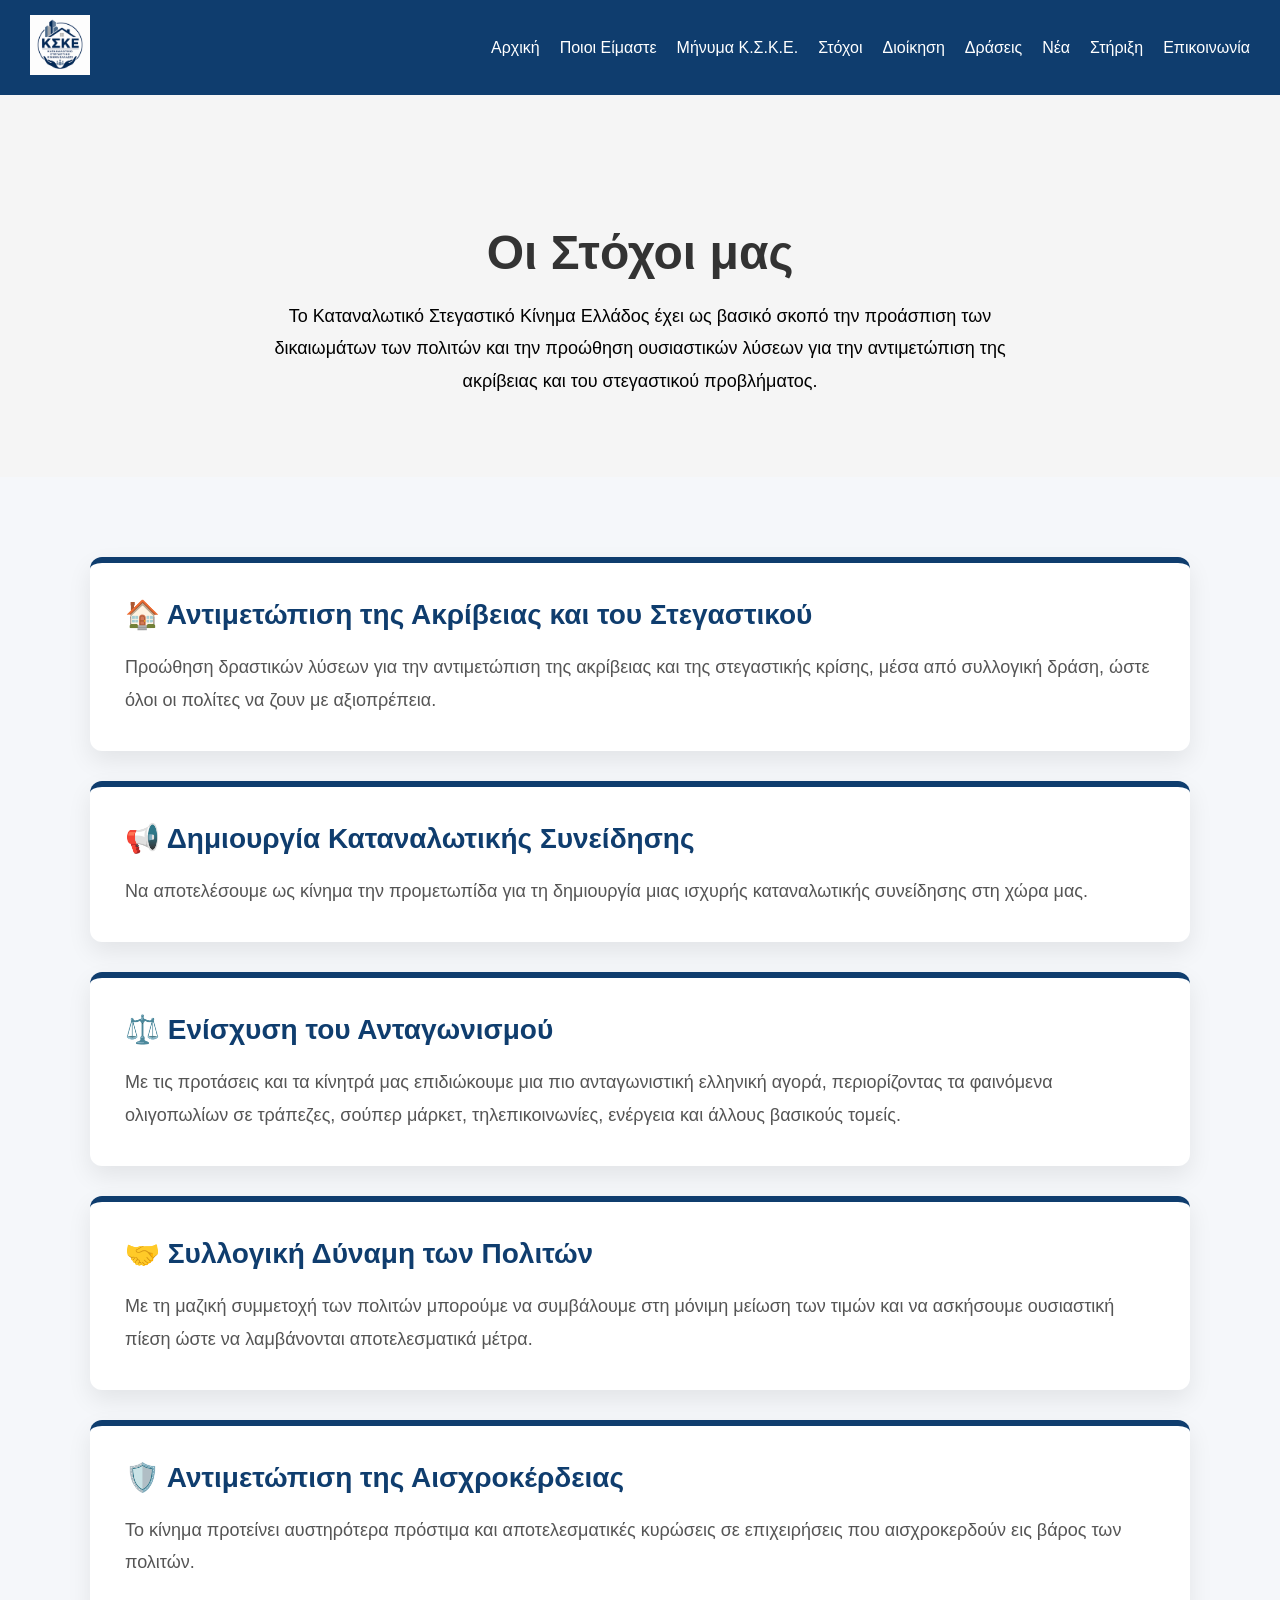
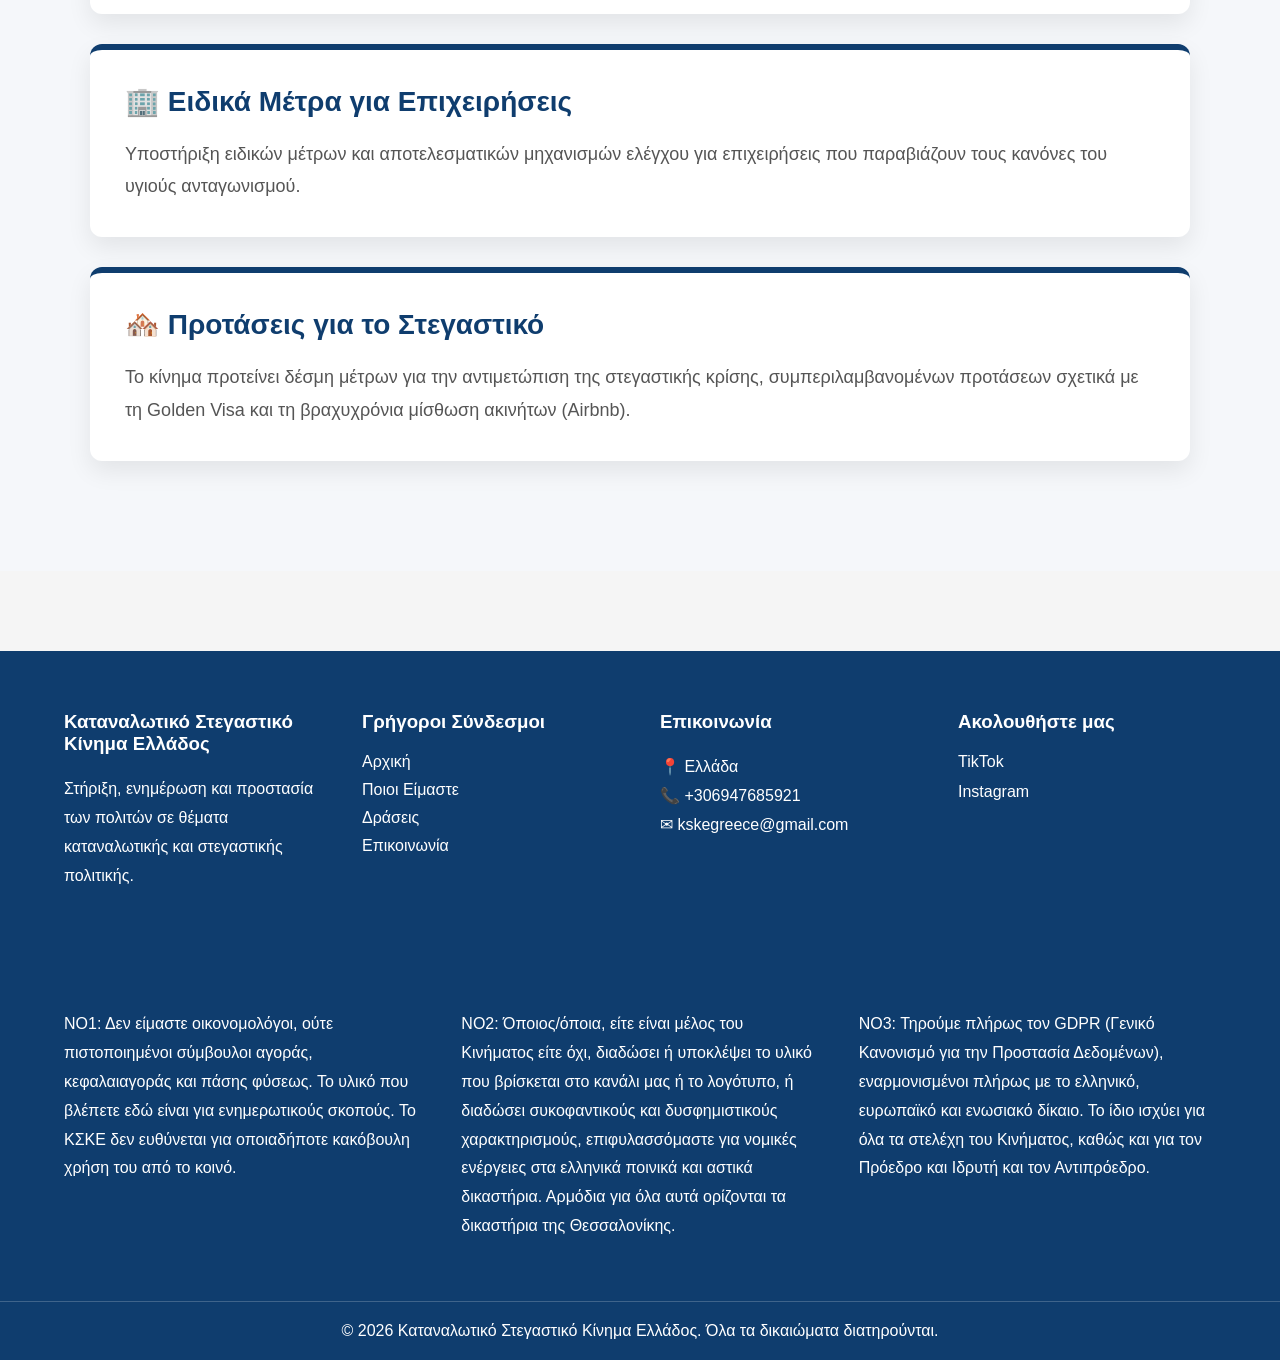
<file: goals.html>
<!DOCTYPE html>
<html lang="el">
<head>
    <meta charset="UTF-8">
    <meta name="viewport" content="width=device-width, initial-scale=1.0">

    <title>Στόχοι | Καταναλωτικό Στεγαστικό Κίνημα Ελλάδος</title>

    <link rel="stylesheet" href="css/style.css">
</head>

<body>

    <header>

        <nav class="navbar">

            <div class="logo">
                <img src="images/ΚΣΚΕ-logo.png" alt="Λογότυπο ΚΣΚΕ">
            </div>

            <button class="menu-toggle" aria-label="Άνοιγμα μενού">
                ☰
            </button>
            
            <ul class="nav-links">
                <li><a href="index.html">Αρχική</a></li>
                <li><a href="about.html">Ποιοι Είμαστε</a></li>
                <li><a href="message.html">Μήνυμα Κ.Σ.Κ.Ε.</a></li>
                <li><a href="goals.html">Στόχοι</a></li>
                <li><a href="administration.html">Διοίκηση</a></li>
                <li><a href="actions.html">Δράσεις</a></li>
                <li><a href="news.html">Νέα</a></li>
                <li><a href="support.html">Στήριξη</a></li>
                <li><a href="contact.html">Επικοινωνία</a></li>
            </ul>

        </nav>

    </header>

    <section class="page-header">

        <div class="container">

            <h1>Οι Στόχοι μας</h1>

            <p>
                Το Καταναλωτικό Στεγαστικό Κίνημα Ελλάδος έχει ως βασικό σκοπό
                την προάσπιση των δικαιωμάτων των πολιτών και την προώθηση
                ουσιαστικών λύσεων για την αντιμετώπιση της ακρίβειας και του
                στεγαστικού προβλήματος.
            </p>

        </div>

    </section>

    <section class="goals-page">

        <div class="container">

            <div class="goal-card">

                <h2>🏠 Αντιμετώπιση της Ακρίβειας και του Στεγαστικού</h2>

                <p>
                    Προώθηση δραστικών λύσεων για την αντιμετώπιση της ακρίβειας
                    και της στεγαστικής κρίσης, μέσα από συλλογική δράση,
                    ώστε όλοι οι πολίτες να ζουν με αξιοπρέπεια.
                </p>

            </div>

            <div class="goal-card">

                <h2>📢 Δημιουργία Καταναλωτικής Συνείδησης</h2>

                <p>
                    Να αποτελέσουμε ως κίνημα την προμετωπίδα για τη δημιουργία
                    μιας ισχυρής καταναλωτικής συνείδησης στη χώρα μας.
                </p>

            </div>

            <div class="goal-card">

                <h2>⚖️ Ενίσχυση του Ανταγωνισμού</h2>

                <p>
                    Με τις προτάσεις και τα κίνητρά μας επιδιώκουμε μια πιο
                    ανταγωνιστική ελληνική αγορά, περιορίζοντας τα φαινόμενα
                    ολιγοπωλίων σε τράπεζες, σούπερ μάρκετ, τηλεπικοινωνίες,
                    ενέργεια και άλλους βασικούς τομείς.
                </p>

            </div>

            <div class="goal-card">

                <h2>🤝 Συλλογική Δύναμη των Πολιτών</h2>

                <p>
                    Με τη μαζική συμμετοχή των πολιτών μπορούμε να συμβάλουμε
                    στη μόνιμη μείωση των τιμών και να ασκήσουμε ουσιαστική
                    πίεση ώστε να λαμβάνονται αποτελεσματικά μέτρα.
                </p>

            </div>

            <div class="goal-card">

                <h2>🛡️ Αντιμετώπιση της Αισχροκέρδειας</h2>

                <p>
                    Το κίνημα προτείνει αυστηρότερα πρόστιμα και αποτελεσματικές
                    κυρώσεις σε επιχειρήσεις που αισχροκερδούν εις βάρος των
                    πολιτών.
                </p>

            </div>

            <div class="goal-card">

                <h2>🏢 Ειδικά Μέτρα για Επιχειρήσεις</h2>

                <p>
                    Υποστήριξη ειδικών μέτρων και αποτελεσματικών μηχανισμών
                    ελέγχου για επιχειρήσεις που παραβιάζουν τους κανόνες
                    του υγιούς ανταγωνισμού.
                </p>

            </div>

            <div class="goal-card">

                <h2>🏘️ Προτάσεις για το Στεγαστικό</h2>

                <p>
                    Το κίνημα προτείνει δέσμη μέτρων για την αντιμετώπιση της
                    στεγαστικής κρίσης, συμπεριλαμβανομένων προτάσεων σχετικά
                    με τη Golden Visa και τη βραχυχρόνια μίσθωση ακινήτων
                    (Airbnb).
                </p>

            </div>

        </div>

    </section>


    <footer>

        <div class="footer-container">

            <div class="footer-section">
                <h3>Καταναλωτικό Στεγαστικό Κίνημα Ελλάδος</h3>
                <p>
                    Στήριξη, ενημέρωση και προστασία των πολιτών
                    σε θέματα καταναλωτικής και στεγαστικής πολιτικής.
                </p>
            </div>

            <div class="footer-section">
                <h3>Γρήγοροι Σύνδεσμοι</h3>
                <ul>
                    <li><a href="index.html">Αρχική</a></li>
                    <li><a href="about.html">Ποιοι Είμαστε</a></li>
                    <li><a href="actions.html">Δράσεις</a></li>
                    <li><a href="contact.html">Επικοινωνία</a></li>
                </ul>
            </div>

            <div class="footer-section">
                <h3>Επικοινωνία</h3>
                <p>📍 Ελλάδα</p>
                <p>📞 +306947685921</p>
                <p>✉ kskegreece@gmail.com</p>
            </div>

            <div class="footer-section">

                <h3>Ακολουθήστε μας</h3>

                <div class="social-links">

                    <a href="https://www.tiktok.com/@kskegreece.gr?_r=1&_t=ZN-98gVqXZdag2" target="_blank">
                        TikTok
                    </a>

                    <a href="https://www.instagram.com/kskegreece.gr?igsh=MW04Z21ib3VzaGUxbA==" target="_blank">
                        Instagram
                    </a>

                </div>

            </div>
            
        </div>

        <div class="footer-container">

            <div class="footer-section">
                <p>ΝΟ1: Δεν είμαστε οικονομολόγοι, ούτε πιστοποιημένοι σύμβουλοι αγοράς, κεφαλαιαγοράς και πάσης φύσεως. Το υλικό που βλέπετε εδώ είναι για ενημερωτικούς σκοπούς. Το ΚΣΚΕ δεν ευθύνεται για οποιαδήποτε κακόβουλη χρήση του από το κοινό.</p>
            </div>
            <div class="footer-section">
                <p>ΝΟ2: Όποιος/όποια, είτε είναι μέλος του Κινήματος είτε όχι, διαδώσει ή υποκλέψει το υλικό που βρίσκεται στο κανάλι μας ή το λογότυπο, ή διαδώσει συκοφαντικούς και δυσφημιστικούς χαρακτηρισμούς, επιφυλασσόμαστε για νομικές ενέργειες στα ελληνικά ποινικά και αστικά δικαστήρια. Αρμόδια για όλα αυτά ορίζονται τα δικαστήρια της Θεσσαλονίκης.</p>
            </div>
            <div class="footer-section">
                <p>ΝΟ3: Τηρούμε πλήρως τον GDPR (Γενικό Κανονισμό για την Προστασία Δεδομένων), εναρμονισμένοι πλήρως με το ελληνικό, ευρωπαϊκό και ενωσιακό δίκαιο. Το ίδιο ισχύει για όλα τα στελέχη του Κινήματος, καθώς και για τον Πρόεδρο και Ιδρυτή και τον Αντιπρόεδρο.</p>
            </div>
        </div>
        
        <div class="footer-bottom">
            © 2026 Καταναλωτικό Στεγαστικό Κίνημα Ελλάδος.
            Όλα τα δικαιώματα διατηρούνται.
        </div>

    </footer>

    <script>
        const menuToggle = document.querySelector('.menu-toggle');
        const navLinks = document.querySelector('.nav-links');

        menuToggle.addEventListener('click', () => {
            navLinks.classList.toggle('active');
        });
    </script>
</body>

</html>
</file>
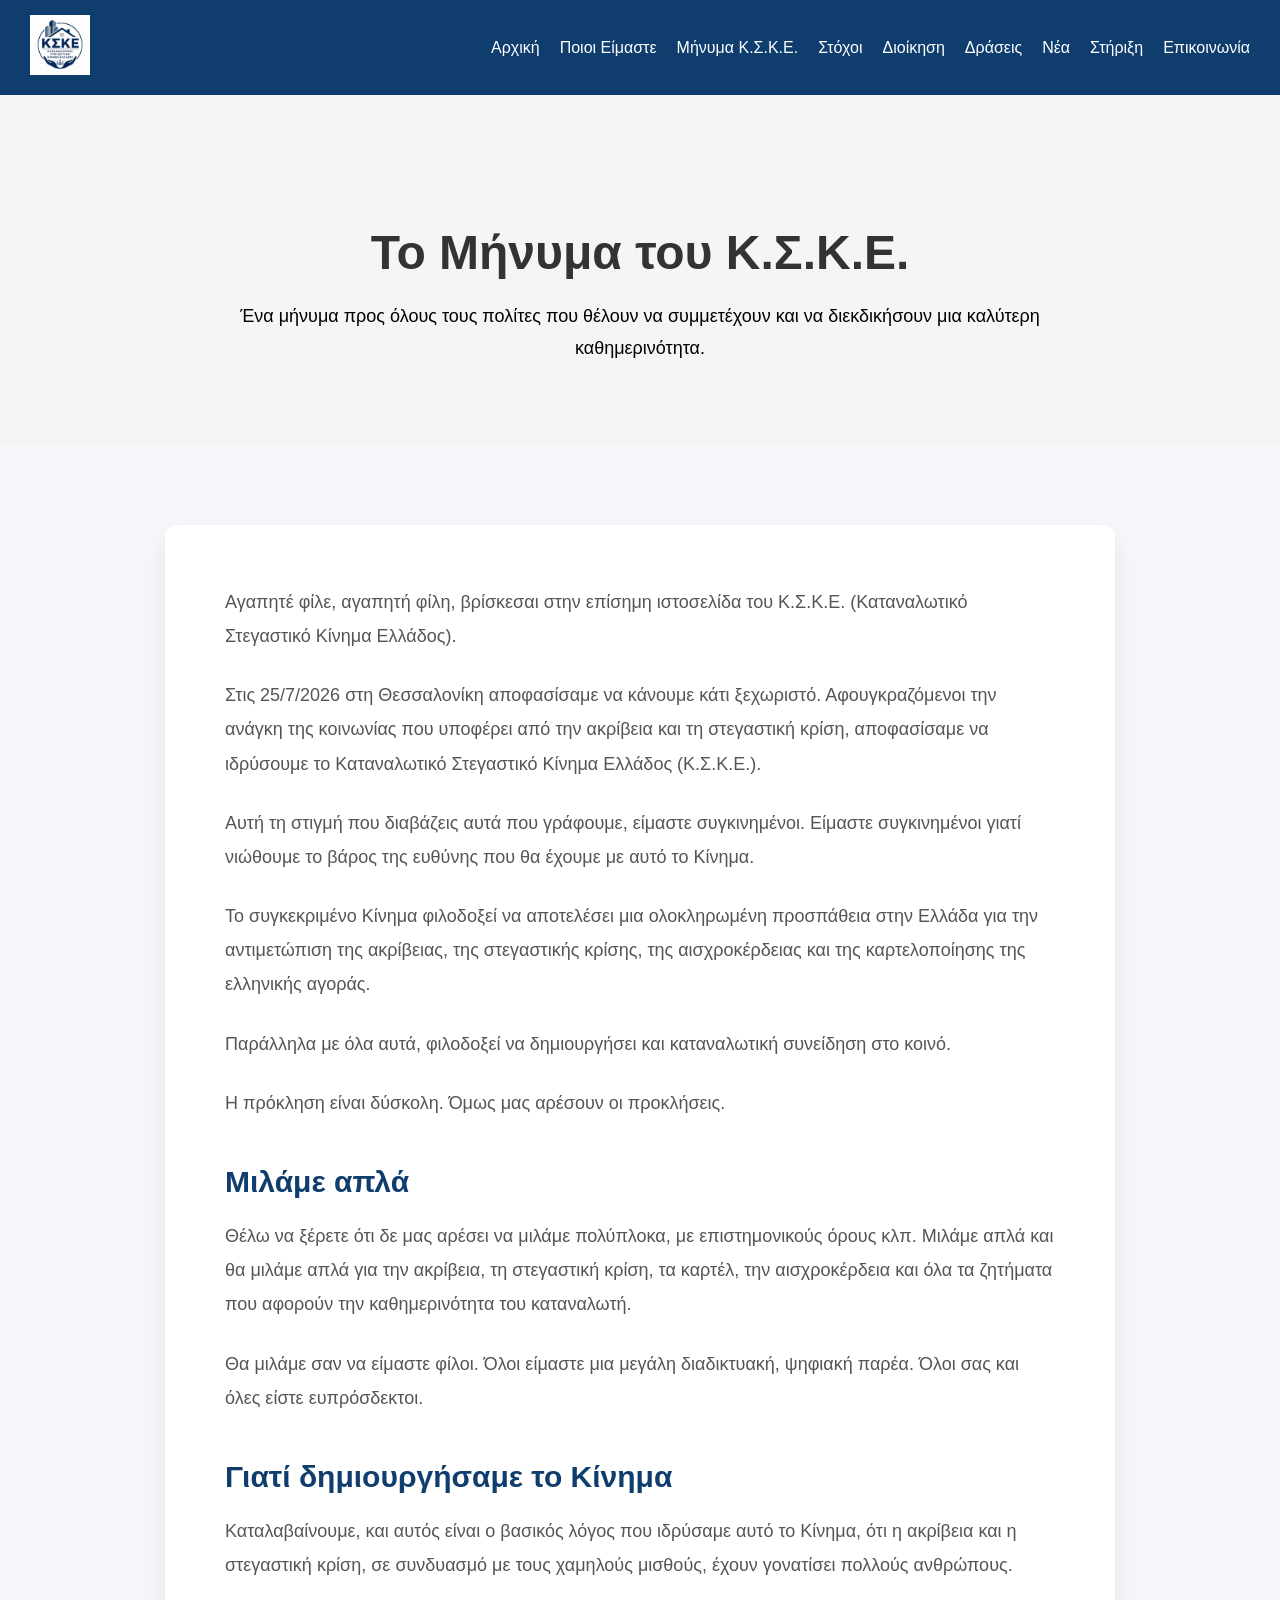
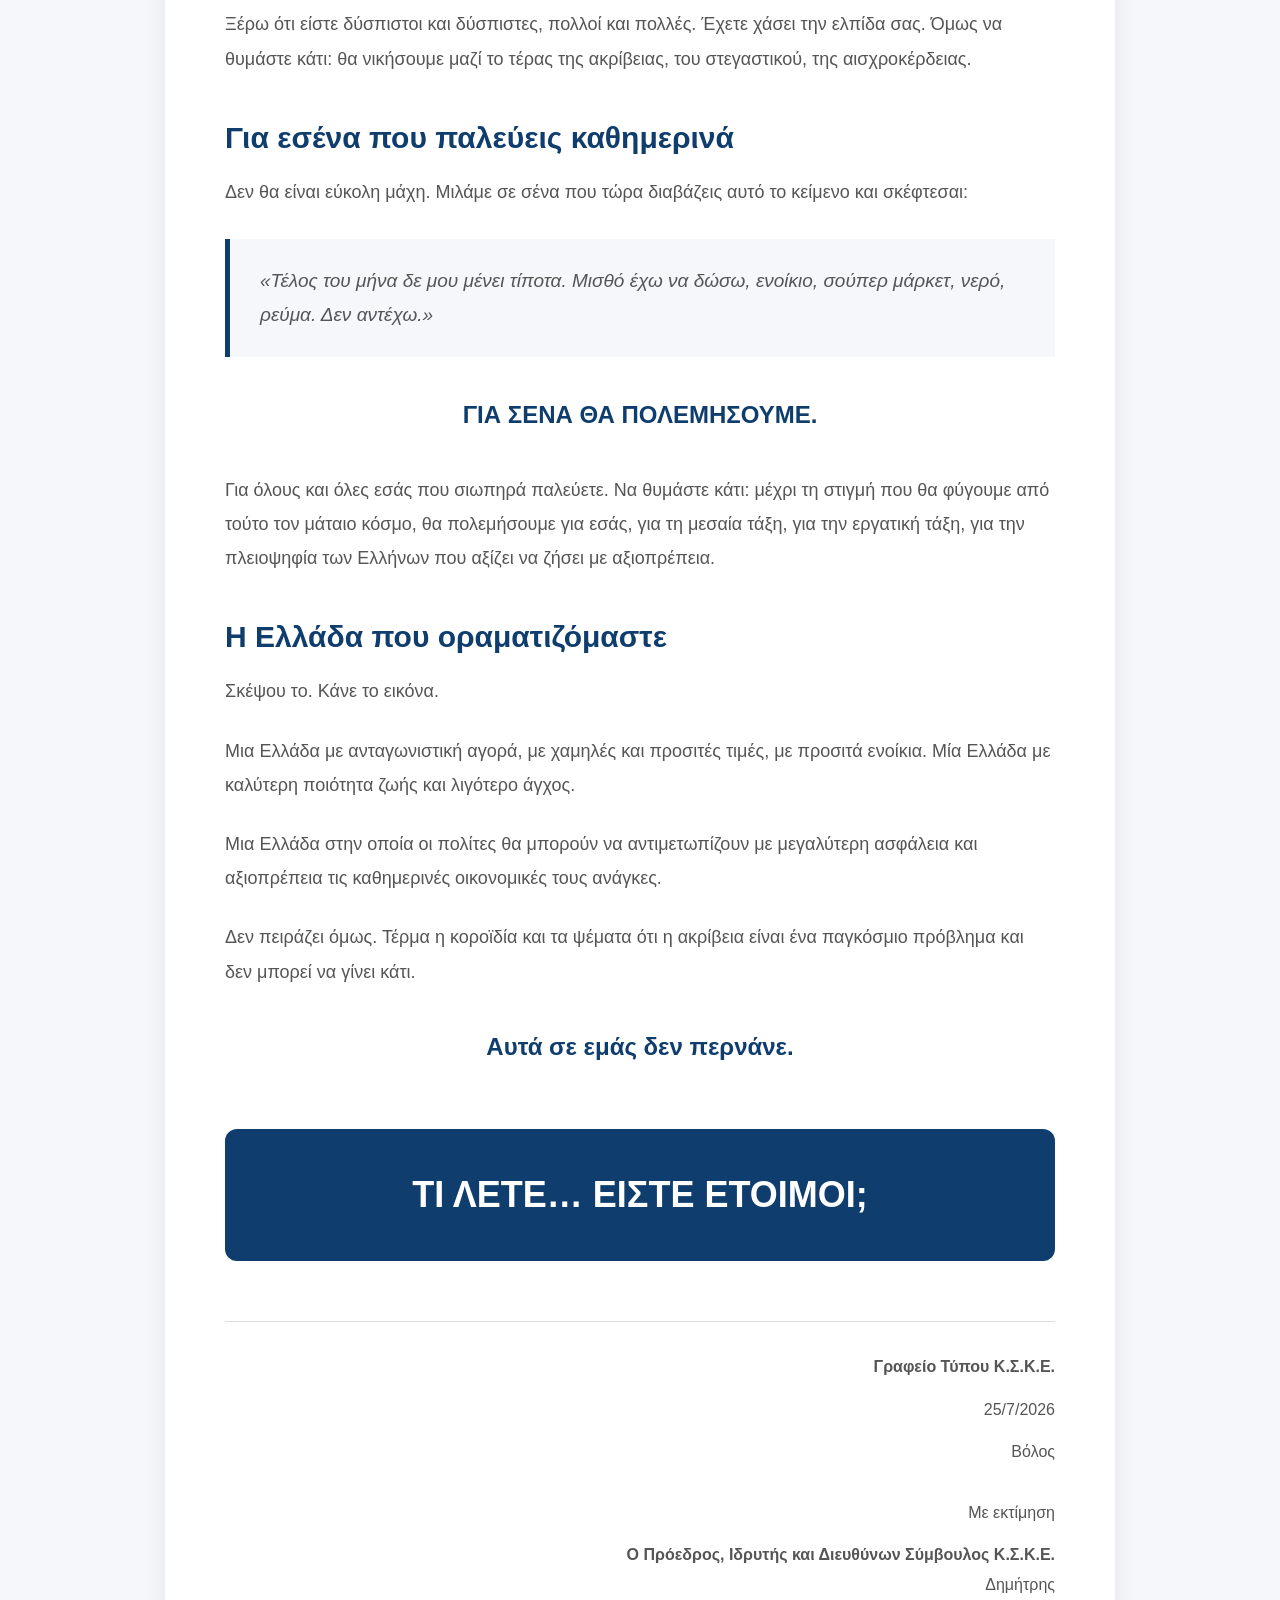
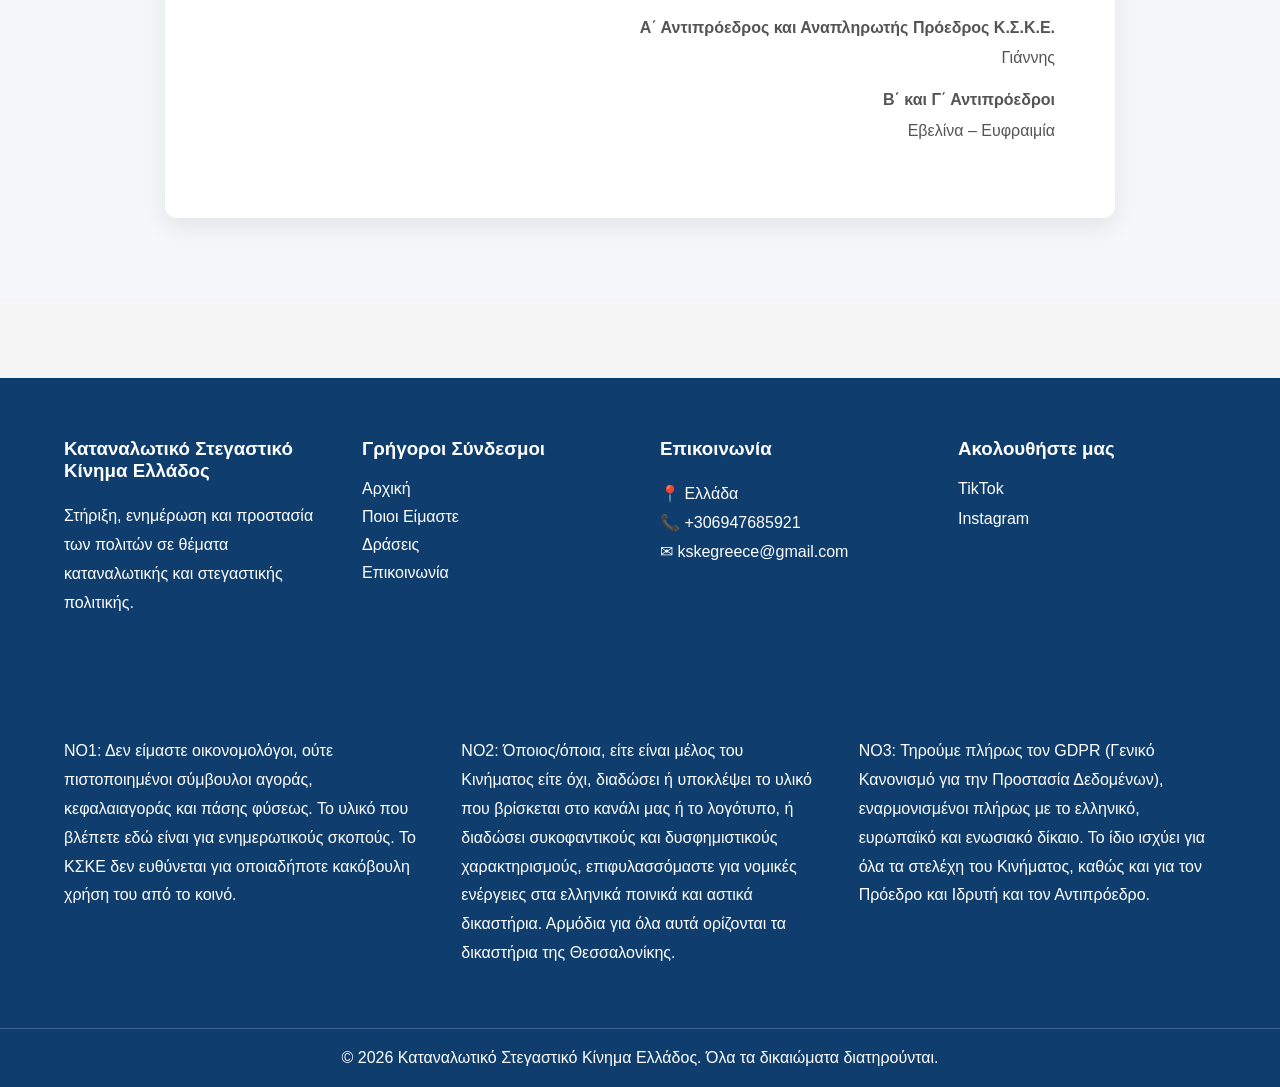
<file: message.html>
<!DOCTYPE html>
<html lang="el">
<head>
    <meta charset="UTF-8">
    <meta name="viewport" content="width=device-width, initial-scale=1.0">

    <title>Μήνυμα Κ.Σ.Κ.Ε. | Καταναλωτικό Στεγαστικό Κίνημα Ελλάδος</title>

    <link rel="stylesheet" href="css/style.css">
</head>
<body>
    <header>
        <nav class="navbar">
            <div class="logo">
                <img src="images/ΚΣΚΕ-logo.png" alt="Λογότυπο ΚΣΚΕ">
            </div>

            <button class="menu-toggle" aria-label="Άνοιγμα μενού">
                ☰
            </button>

            <ul class="nav-links">
                <li><a href="index.html">Αρχική</a></li>
                <li><a href="about.html">Ποιοι Είμαστε</a></li>
                <li><a href="message.html">Μήνυμα Κ.Σ.Κ.Ε.</a></li>
                <li><a href="goals.html">Στόχοι</a></li>
                <li><a href="administration.html">Διοίκηση</a></li>
                <li><a href="actions.html">Δράσεις</a></li>
                <li><a href="news.html">Νέα</a></li>
                <li><a href="support.html">Στήριξη</a></li>
                <li><a href="contact.html">Επικοινωνία</a></li>
            </ul>
        </nav>
    </header>

    
    <section class="page-header">

        <div class="container">

            <h1>Το Μήνυμα του Κ.Σ.Κ.Ε.</h1>

            <p>
                Ένα μήνυμα προς όλους τους πολίτες που θέλουν
                να συμμετέχουν και να διεκδικήσουν μια καλύτερη καθημερινότητα.
            </p>

        </div>

    </section>


    <!-- MESSAGE -->

    <section class="message-page">

        <div class="message-content">

            <p>
                Αγαπητέ φίλε, αγαπητή φίλη, βρίσκεσαι στην επίσημη
                ιστοσελίδα του Κ.Σ.Κ.Ε. (Καταναλωτικό Στεγαστικό
                Κίνημα Ελλάδος).
            </p>


            <p>
                Στις 25/7/2026 στη Θεσσαλονίκη αποφασίσαμε να κάνουμε
                κάτι ξεχωριστό. Αφουγκραζόμενοι την ανάγκη της κοινωνίας
                που υποφέρει από την ακρίβεια και τη στεγαστική κρίση,
                αποφασίσαμε να ιδρύσουμε το Καταναλωτικό Στεγαστικό
                Κίνημα Ελλάδος (Κ.Σ.Κ.Ε.).
            </p>


            <p>
                Αυτή τη στιγμή που διαβάζεις αυτά που γράφουμε,
                είμαστε συγκινημένοι. Είμαστε συγκινημένοι γιατί
                νιώθουμε το βάρος της ευθύνης που θα έχουμε με αυτό
                το Κίνημα.
            </p>


            <p>
                Το συγκεκριμένο Κίνημα φιλοδοξεί να αποτελέσει μια
                ολοκληρωμένη προσπάθεια στην Ελλάδα για την αντιμετώπιση
                της ακρίβειας, της στεγαστικής κρίσης, της αισχροκέρδειας
                και της καρτελοποίησης της ελληνικής αγοράς.
            </p>


            <p>
                Παράλληλα με όλα αυτά, φιλοδοξεί να δημιουργήσει και
                καταναλωτική συνείδηση στο κοινό.
            </p>


            <p>
                Η πρόκληση είναι δύσκολη. Όμως μας αρέσουν οι προκλήσεις.
            </p>


            <h2>Μιλάμε απλά</h2>

            <p>
                Θέλω να ξέρετε ότι δε μας αρέσει να μιλάμε πολύπλοκα,
                με επιστημονικούς όρους κλπ. Μιλάμε απλά και θα μιλάμε
                απλά για την ακρίβεια, τη στεγαστική κρίση, τα καρτέλ,
                την αισχροκέρδεια και όλα τα ζητήματα που αφορούν
                την καθημερινότητα του καταναλωτή.
            </p>


            <p>
                Θα μιλάμε σαν να είμαστε φίλοι. Όλοι είμαστε μια μεγάλη
                διαδικτυακή, ψηφιακή παρέα. Όλοι σας και όλες είστε
                ευπρόσδεκτοι.
            </p>


            <h2>Γιατί δημιουργήσαμε το Κίνημα</h2>

            <p>
                Καταλαβαίνουμε, και αυτός είναι ο βασικός λόγος που
                ιδρύσαμε αυτό το Κίνημα, ότι η ακρίβεια και η στεγαστική
                κρίση, σε συνδυασμό με τους χαμηλούς μισθούς, έχουν
                γονατίσει πολλούς ανθρώπους.
            </p>


            <p>
                Ξέρω ότι είστε δύσπιστοι και δύσπιστες, πολλοί και πολλές.
                Έχετε χάσει την ελπίδα σας. Όμως να θυμάστε κάτι:
                θα νικήσουμε μαζί το τέρας της ακρίβειας, του στεγαστικού,
                της αισχροκέρδειας.
            </p>


            <h2>Για εσένα που παλεύεις καθημερινά</h2>

            <p>
                Δεν θα είναι εύκολη μάχη. Μιλάμε σε σένα που τώρα
                διαβάζεις αυτό το κείμενο και σκέφτεσαι:
            </p>


            <blockquote>
                «Τέλος του μήνα δε μου μένει τίποτα. Μισθό έχω να δώσω,
                ενοίκιο, σούπερ μάρκετ, νερό, ρεύμα. Δεν αντέχω.»
            </blockquote>


            <p class="highlight-text">
                ΓΙΑ ΣΕΝΑ ΘΑ ΠΟΛΕΜΗΣΟΥΜΕ.
            </p>


            <p>
                Για όλους και όλες εσάς που σιωπηρά παλεύετε.
                Να θυμάστε κάτι: μέχρι τη στιγμή που θα φύγουμε
                από τούτο τον μάταιο κόσμο, θα πολεμήσουμε για εσάς,
                για τη μεσαία τάξη, για την εργατική τάξη, για την
                πλειοψηφία των Ελλήνων που αξίζει να ζήσει με αξιοπρέπεια.
            </p>


            <h2>Η Ελλάδα που οραματιζόμαστε</h2>

            <p>
                Σκέψου το. Κάνε το εικόνα.
            </p>


            <p>
                Μια Ελλάδα με ανταγωνιστική αγορά, με χαμηλές και
                προσιτές τιμές, με προσιτά ενοίκια. Μία Ελλάδα με
                καλύτερη ποιότητα ζωής και λιγότερο άγχος.
            </p>


            <p>
                Μια Ελλάδα στην οποία οι πολίτες θα μπορούν να
                αντιμετωπίζουν με μεγαλύτερη ασφάλεια και αξιοπρέπεια
                τις καθημερινές οικονομικές τους ανάγκες.
            </p>


            <p>
                Δεν πειράζει όμως. Τέρμα η κοροϊδία και τα ψέματα
                ότι η ακρίβεια είναι ένα παγκόσμιο πρόβλημα και
                δεν μπορεί να γίνει κάτι.
            </p>


            <p class="highlight-text">
                Αυτά σε εμάς δεν περνάνε.
            </p>


            <!-- FINAL MESSAGE -->

            <div class="message-ending">

                <h2>ΤΙ ΛΕΤΕ… ΕΙΣΤΕ ΕΤΟΙΜΟΙ;</h2>

            </div>


            <!-- SIGNATURE -->

            <div class="message-signature">

                <p>
                    <strong>Γραφείο Τύπου Κ.Σ.Κ.Ε.</strong>
                </p>

                <p>
                    25/7/2026
                </p>

                <p>
                    Βόλος
                </p>

                <br>

                <p>Με εκτίμηση</p>

                <p>
                    <strong>
                        Ο Πρόεδρος, Ιδρυτής και Διευθύνων Σύμβουλος Κ.Σ.Κ.Ε.
                    </strong>
                    <br>
                    Δημήτρης
                </p>

                <p>
                    <strong>
                        Α΄ Αντιπρόεδρος και Αναπληρωτής Πρόεδρος Κ.Σ.Κ.Ε.
                    </strong>
                    <br>
                    Γιάννης
                </p>

                <p>
                    <strong>
                        Β΄ και Γ΄ Αντιπρόεδροι
                    </strong>
                    <br>
                    Εβελίνα – Ευφραιμία
                </p>

            </div>

        </div>

    </section>

    <footer>

        <div class="footer-container">

            <div class="footer-section">
                <h3>Καταναλωτικό Στεγαστικό Κίνημα Ελλάδος</h3>
                <p>
                    Στήριξη, ενημέρωση και προστασία των πολιτών
                    σε θέματα καταναλωτικής και στεγαστικής πολιτικής.
                </p>
            </div>

            <div class="footer-section">
                <h3>Γρήγοροι Σύνδεσμοι</h3>
                <ul>
                    <li><a href="index.html">Αρχική</a></li>
                    <li><a href="about.html">Ποιοι Είμαστε</a></li>
                    <li><a href="actions.html">Δράσεις</a></li>
                    <li><a href="contact.html">Επικοινωνία</a></li>
                </ul>
            </div>

            <div class="footer-section">
                <h3>Επικοινωνία</h3>
                <p>📍 Ελλάδα</p>
                <p>📞 +306947685921</p>
                <p>✉ kskegreece@gmail.com</p>
            </div>

            <div class="footer-section">

                <h3>Ακολουθήστε μας</h3>

                <div class="social-links">

                    <a href="https://www.tiktok.com/@kskegreece.gr?_r=1&_t=ZN-98gVqXZdag2" target="_blank">
                        TikTok
                    </a>

                    <a href="https://www.instagram.com/kskegreece.gr?igsh=MW04Z21ib3VzaGUxbA==" target="_blank">
                        Instagram
                    </a>

                </div>

            </div>
            
        </div>

        <div class="footer-container">

            <div class="footer-section">
                <p>ΝΟ1: Δεν είμαστε οικονομολόγοι, ούτε πιστοποιημένοι σύμβουλοι αγοράς, κεφαλαιαγοράς και πάσης φύσεως. Το υλικό που βλέπετε εδώ είναι για ενημερωτικούς σκοπούς. Το ΚΣΚΕ δεν ευθύνεται για οποιαδήποτε κακόβουλη χρήση του από το κοινό.</p>
            </div>
            <div class="footer-section">
                <p>ΝΟ2: Όποιος/όποια, είτε είναι μέλος του Κινήματος είτε όχι, διαδώσει ή υποκλέψει το υλικό που βρίσκεται στο κανάλι μας ή το λογότυπο, ή διαδώσει συκοφαντικούς και δυσφημιστικούς χαρακτηρισμούς, επιφυλασσόμαστε για νομικές ενέργειες στα ελληνικά ποινικά και αστικά δικαστήρια. Αρμόδια για όλα αυτά ορίζονται τα δικαστήρια της Θεσσαλονίκης.</p>
            </div>
            <div class="footer-section">
                <p>ΝΟ3: Τηρούμε πλήρως τον GDPR (Γενικό Κανονισμό για την Προστασία Δεδομένων), εναρμονισμένοι πλήρως με το ελληνικό, ευρωπαϊκό και ενωσιακό δίκαιο. Το ίδιο ισχύει για όλα τα στελέχη του Κινήματος, καθώς και για τον Πρόεδρο και Ιδρυτή και τον Αντιπρόεδρο.</p>
            </div>
        </div>
        
        <div class="footer-bottom">
            © 2026 Καταναλωτικό Στεγαστικό Κίνημα Ελλάδος.
            Όλα τα δικαιώματα διατηρούνται.
        </div>

    </footer>

    <script>
        const menuToggle = document.querySelector('.menu-toggle');
        const navLinks = document.querySelector('.nav-links');

        menuToggle.addEventListener('click', () => {
            navLinks.classList.toggle('active');
        });
    </script>
</body>
</html>
</file>
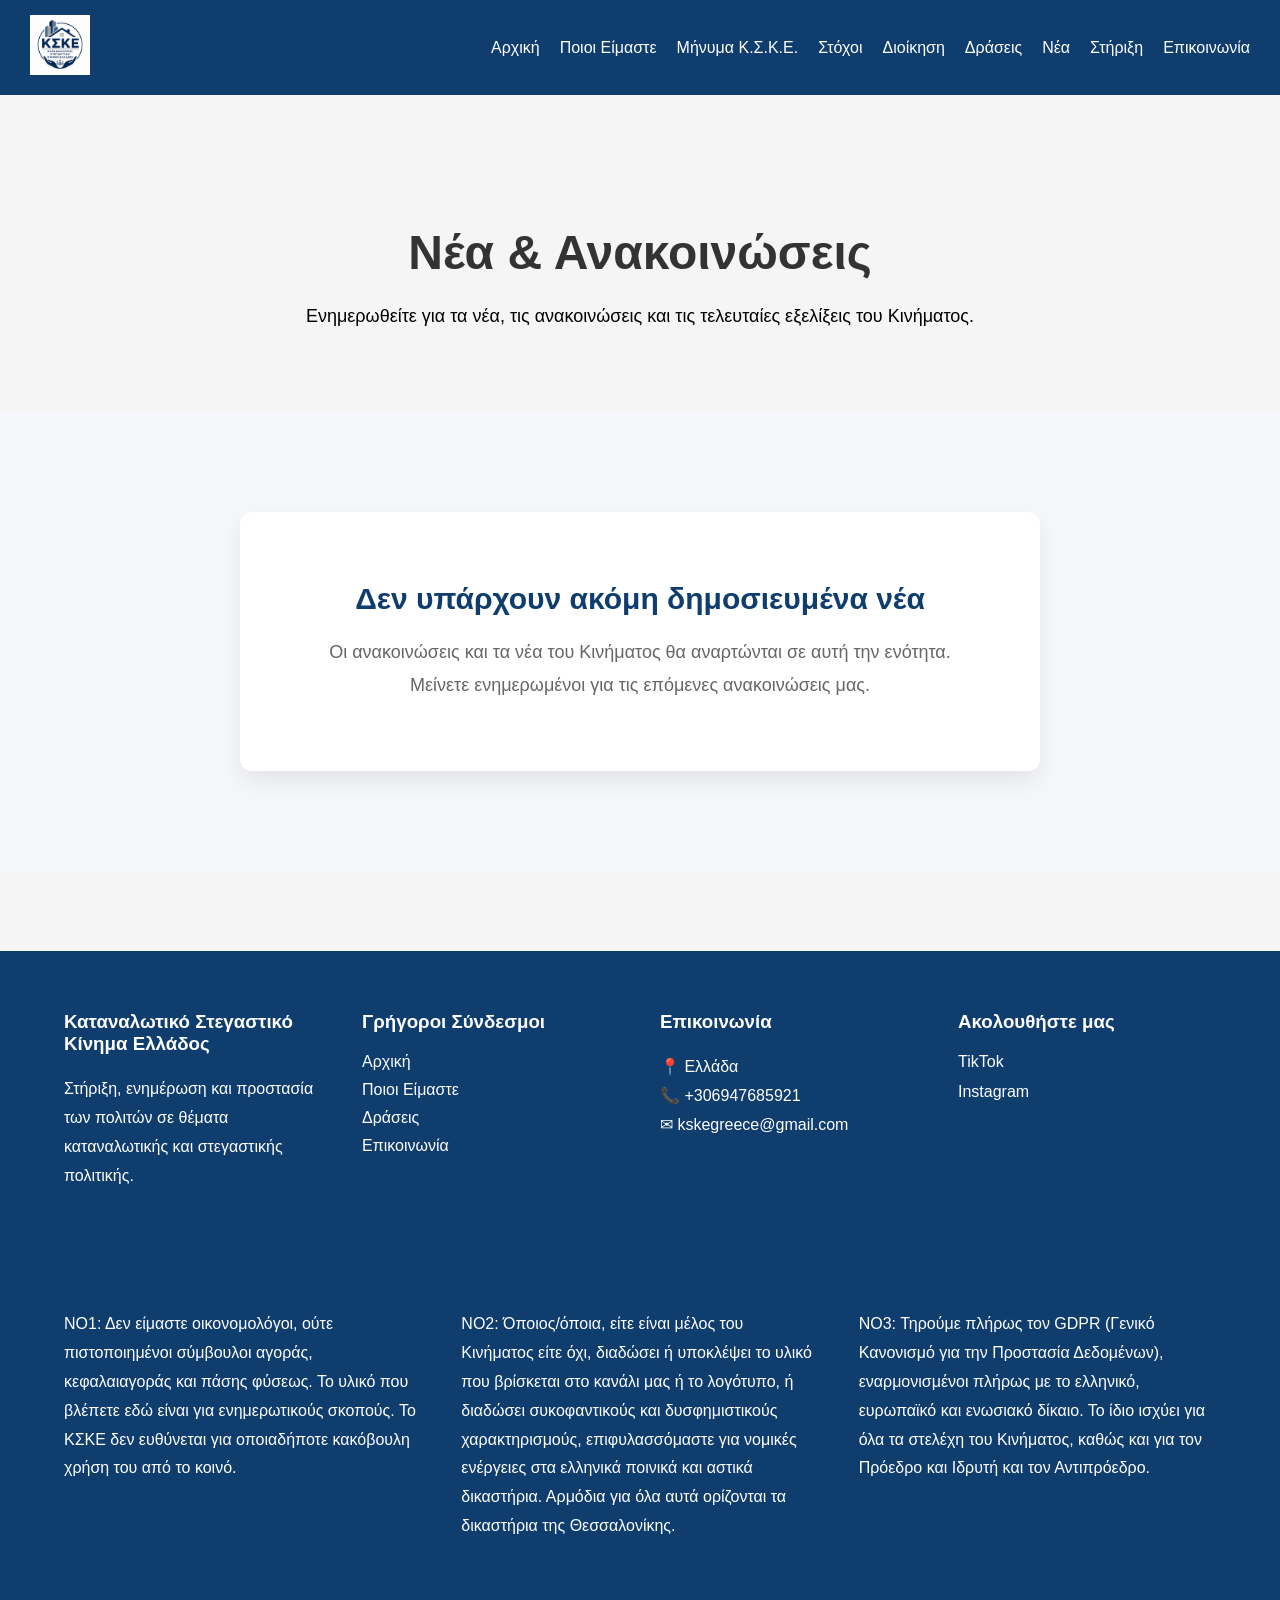
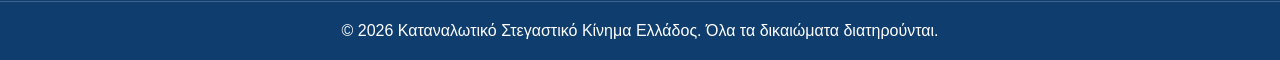
<file: news.html>
<!DOCTYPE html>
<html lang="el">
<head>
    <meta charset="UTF-8">
    <meta name="viewport" content="width=device-width, initial-scale=1.0">

    <title>Νέα | Καταναλωτικό Στεγαστικό Κίνημα Ελλάδος</title>

    <link rel="stylesheet" href="css/style.css">
</head>
<body>
    <header>
        <nav class="navbar">
            <div class="logo">
                <img src="images/ΚΣΚΕ-logo.png" alt="Λογότυπο ΚΣΚΕ">
            </div>

            <button class="menu-toggle" aria-label="Άνοιγμα μενού">
                ☰
            </button>

            <ul class="nav-links">
                <li><a href="index.html">Αρχική</a></li>
                <li><a href="about.html">Ποιοι Είμαστε</a></li>
                <li><a href="message.html">Μήνυμα Κ.Σ.Κ.Ε.</a></li>
                <li><a href="goals.html">Στόχοι</a></li>
                <li><a href="administration.html">Διοίκηση</a></li>
                <li><a href="actions.html">Δράσεις</a></li>
                <li><a href="news.html">Νέα</a></li>
                <li><a href="support.html">Στήριξη</a></li>
                <li><a href="contact.html">Επικοινωνία</a></li>
            </ul>
        </nav>
    </header>

    <section class="page-header">

        <div class="container">

            <h1>Νέα & Ανακοινώσεις</h1>

            <p>
                Ενημερωθείτε για τα νέα, τις ανακοινώσεις και τις
                τελευταίες εξελίξεις του Κινήματος.
            </p>

        </div>

    </section>


    <section class="news-page">

        <div class="container">

            <div class="no-news">

                <h2>Δεν υπάρχουν ακόμη δημοσιευμένα νέα</h2>

                <p>
                    Οι ανακοινώσεις και τα νέα του Κινήματος
                    θα αναρτώνται σε αυτή την ενότητα.
                </p>

                <p>
                    Μείνετε ενημερωμένοι για τις επόμενες
                    ανακοινώσεις μας.
                </p>

            </div>

        </div>

    </section>

    <footer>

        <div class="footer-container">

            <div class="footer-section">
                <h3>Καταναλωτικό Στεγαστικό Κίνημα Ελλάδος</h3>
                <p>
                    Στήριξη, ενημέρωση και προστασία των πολιτών
                    σε θέματα καταναλωτικής και στεγαστικής πολιτικής.
                </p>
            </div>

            <div class="footer-section">
                <h3>Γρήγοροι Σύνδεσμοι</h3>
                <ul>
                    <li><a href="index.html">Αρχική</a></li>
                    <li><a href="about.html">Ποιοι Είμαστε</a></li>
                    <li><a href="actions.html">Δράσεις</a></li>
                    <li><a href="contact.html">Επικοινωνία</a></li>
                </ul>
            </div>

            <div class="footer-section">
                <h3>Επικοινωνία</h3>
                <p>📍 Ελλάδα</p>
                <p>📞 +306947685921</p>
                <p>✉ kskegreece@gmail.com</p>
            </div>

            <div class="footer-section">

                <h3>Ακολουθήστε μας</h3>

                <div class="social-links">

                    <a href="https://www.tiktok.com/@kskegreece.gr?_r=1&_t=ZN-98gVqXZdag2" target="_blank">
                        TikTok
                    </a>

                    <a href="https://www.instagram.com/kskegreece.gr?igsh=MW04Z21ib3VzaGUxbA==" target="_blank">
                        Instagram
                    </a>

                </div>

            </div>
            
        </div>

        <div class="footer-container">

            <div class="footer-section">
                <p>ΝΟ1: Δεν είμαστε οικονομολόγοι, ούτε πιστοποιημένοι σύμβουλοι αγοράς, κεφαλαιαγοράς και πάσης φύσεως. Το υλικό που βλέπετε εδώ είναι για ενημερωτικούς σκοπούς. Το ΚΣΚΕ δεν ευθύνεται για οποιαδήποτε κακόβουλη χρήση του από το κοινό.</p>
            </div>
            <div class="footer-section">
                <p>ΝΟ2: Όποιος/όποια, είτε είναι μέλος του Κινήματος είτε όχι, διαδώσει ή υποκλέψει το υλικό που βρίσκεται στο κανάλι μας ή το λογότυπο, ή διαδώσει συκοφαντικούς και δυσφημιστικούς χαρακτηρισμούς, επιφυλασσόμαστε για νομικές ενέργειες στα ελληνικά ποινικά και αστικά δικαστήρια. Αρμόδια για όλα αυτά ορίζονται τα δικαστήρια της Θεσσαλονίκης.</p>
            </div>
            <div class="footer-section">
                <p>ΝΟ3: Τηρούμε πλήρως τον GDPR (Γενικό Κανονισμό για την Προστασία Δεδομένων), εναρμονισμένοι πλήρως με το ελληνικό, ευρωπαϊκό και ενωσιακό δίκαιο. Το ίδιο ισχύει για όλα τα στελέχη του Κινήματος, καθώς και για τον Πρόεδρο και Ιδρυτή και τον Αντιπρόεδρο.</p>
            </div>
        </div>
        
        <div class="footer-bottom">
            © 2026 Καταναλωτικό Στεγαστικό Κίνημα Ελλάδος.
            Όλα τα δικαιώματα διατηρούνται.
        </div>

    </footer>

    <script>
        const menuToggle = document.querySelector('.menu-toggle');
        const navLinks = document.querySelector('.nav-links');

        menuToggle.addEventListener('click', () => {
            navLinks.classList.toggle('active');
        });
    </script>
</body>
</html>
</file>
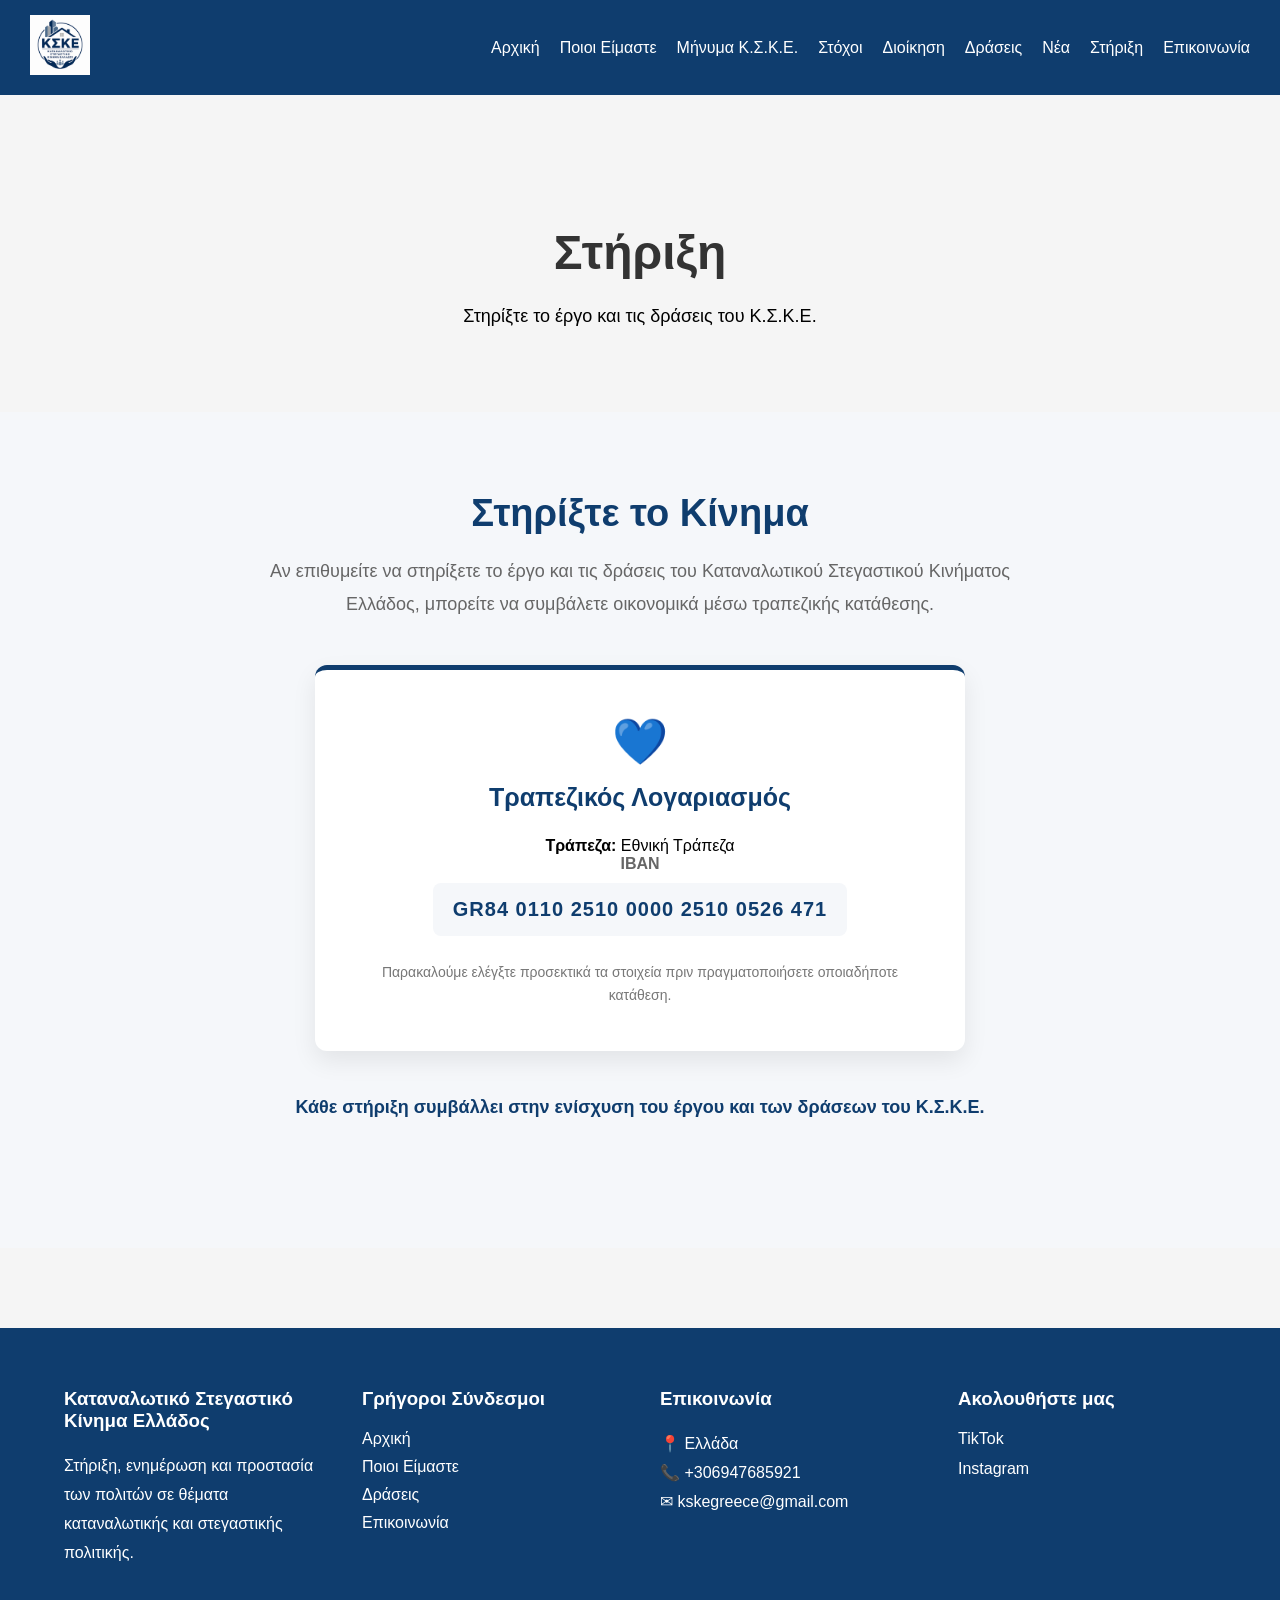
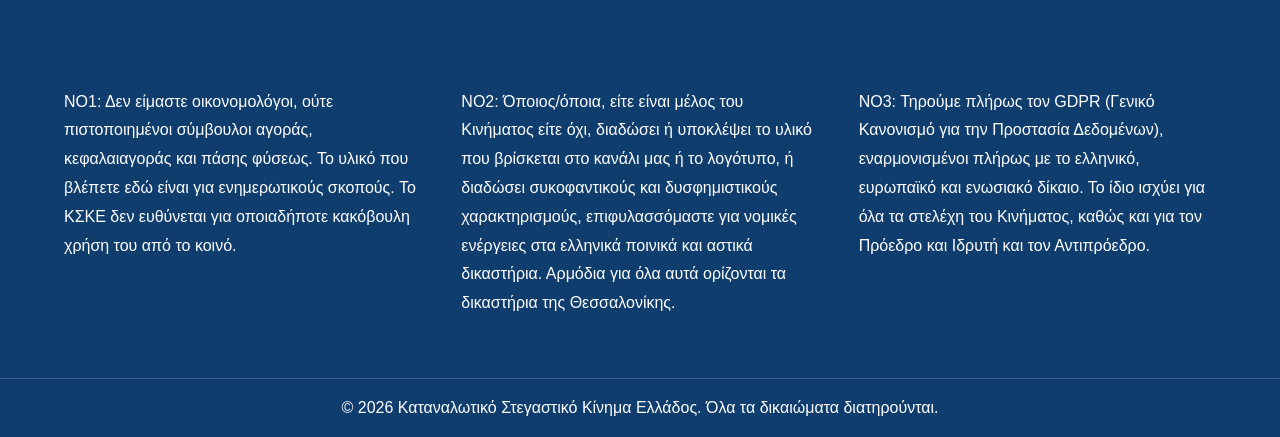
<file: support.html>
<!DOCTYPE html>
<html lang="el">
<head>
    <meta charset="UTF-8">
    <meta name="viewport" content="width=device-width, initial-scale=1.0">

    <title>Στήριξη  | Καταναλωτικό Στεγαστικό Κίνημα Ελλάδος</title>

    <link rel="stylesheet" href="css/style.css">
</head>
<body>
    <header>
        <nav class="navbar">
            <div class="logo">
                <img src="images/ΚΣΚΕ-logo.png" alt="Λογότυπο ΚΣΚΕ">
            </div>

            <button class="menu-toggle" aria-label="Άνοιγμα μενού">
                ☰
            </button>

            <ul class="nav-links">
                <li><a href="index.html">Αρχική</a></li>
                <li><a href="about.html">Ποιοι Είμαστε</a></li>
                <li><a href="message.html">Μήνυμα Κ.Σ.Κ.Ε.</a></li>
                <li><a href="goals.html">Στόχοι</a></li>
                <li><a href="administration.html">Διοίκηση</a></li>
                <li><a href="actions.html">Δράσεις</a></li>
                <li><a href="news.html">Νέα</a></li>
                <li><a href="support.html">Στήριξη</a></li>
                <li><a href="contact.html">Επικοινωνία</a></li>
            </ul>
        </nav>
    </header>

    <section class="page-header">

        <div class="container">

            <h1>Στήριξη</h1>

            <p>
                Στηρίξτε το έργο και τις δράσεις του Κ.Σ.Κ.Ε.
            </p>

        </div>

    </section>


    <!-- SUPPORT -->

    <section class="support-page">

        <div class="support-content">

            <h2>Στηρίξτε το Κίνημα</h2>

            <p>
                Αν επιθυμείτε να στηρίξετε το έργο και τις δράσεις
                του Καταναλωτικού Στεγαστικού Κινήματος Ελλάδος,
                μπορείτε να συμβάλετε οικονομικά μέσω τραπεζικής
                κατάθεσης.
            </p>

            <div class="iban-card">

                <div class="support-icon">
                    💙
                </div>

                <h3>Τραπεζικός Λογαριασμός</h3>

                <p class="bank-name">
                    <strong>Τράπεζα:</strong> Εθνική Τράπεζα
                </p>

                <p class="iban-label">
                    IBAN
                </p>

                <p class="iban-number">
                    GR84 0110 2510 0000 2510 0526 471
                </p>

                <p class="iban-note">
                    Παρακαλούμε ελέγξτε προσεκτικά τα στοιχεία
                    πριν πραγματοποιήσετε οποιαδήποτε κατάθεση.
                </p>

            </div>

            <p class="support-thanks">
                Κάθε στήριξη συμβάλλει στην ενίσχυση του έργου
                και των δράσεων του Κ.Σ.Κ.Ε.
            </p>

        </div>

    </section>

    <footer>

        <div class="footer-container">

            <div class="footer-section">
                <h3>Καταναλωτικό Στεγαστικό Κίνημα Ελλάδος</h3>
                <p>
                    Στήριξη, ενημέρωση και προστασία των πολιτών
                    σε θέματα καταναλωτικής και στεγαστικής πολιτικής.
                </p>
            </div>

            <div class="footer-section">
                <h3>Γρήγοροι Σύνδεσμοι</h3>
                <ul>
                    <li><a href="index.html">Αρχική</a></li>
                    <li><a href="about.html">Ποιοι Είμαστε</a></li>
                    <li><a href="actions.html">Δράσεις</a></li>
                    <li><a href="contact.html">Επικοινωνία</a></li>
                </ul>
            </div>

            <div class="footer-section">
                <h3>Επικοινωνία</h3>
                <p>📍 Ελλάδα</p>
                <p>📞 +306947685921</p>
                <p>✉ kskegreece@gmail.com</p>
            </div>

            <div class="footer-section">

                <h3>Ακολουθήστε μας</h3>

                <div class="social-links">

                    <a href="https://www.tiktok.com/@kskegreece.gr?_r=1&_t=ZN-98gVqXZdag2" target="_blank">
                        TikTok
                    </a>

                    <a href="https://www.instagram.com/kskegreece.gr?igsh=MW04Z21ib3VzaGUxbA==" target="_blank">
                        Instagram
                    </a>

                </div>

            </div>
            
        </div>

        <div class="footer-container">

            <div class="footer-section">
                <p>ΝΟ1: Δεν είμαστε οικονομολόγοι, ούτε πιστοποιημένοι σύμβουλοι αγοράς, κεφαλαιαγοράς και πάσης φύσεως. Το υλικό που βλέπετε εδώ είναι για ενημερωτικούς σκοπούς. Το ΚΣΚΕ δεν ευθύνεται για οποιαδήποτε κακόβουλη χρήση του από το κοινό.</p>
            </div>
            <div class="footer-section">
                <p>ΝΟ2: Όποιος/όποια, είτε είναι μέλος του Κινήματος είτε όχι, διαδώσει ή υποκλέψει το υλικό που βρίσκεται στο κανάλι μας ή το λογότυπο, ή διαδώσει συκοφαντικούς και δυσφημιστικούς χαρακτηρισμούς, επιφυλασσόμαστε για νομικές ενέργειες στα ελληνικά ποινικά και αστικά δικαστήρια. Αρμόδια για όλα αυτά ορίζονται τα δικαστήρια της Θεσσαλονίκης.</p>
            </div>
            <div class="footer-section">
                <p>ΝΟ3: Τηρούμε πλήρως τον GDPR (Γενικό Κανονισμό για την Προστασία Δεδομένων), εναρμονισμένοι πλήρως με το ελληνικό, ευρωπαϊκό και ενωσιακό δίκαιο. Το ίδιο ισχύει για όλα τα στελέχη του Κινήματος, καθώς και για τον Πρόεδρο και Ιδρυτή και τον Αντιπρόεδρο.</p>
            </div>
        </div>
        
        <div class="footer-bottom">
            © 2026 Καταναλωτικό Στεγαστικό Κίνημα Ελλάδος.
            Όλα τα δικαιώματα διατηρούνται.
        </div>

    </footer>

    <script>
        const menuToggle = document.querySelector('.menu-toggle');
        const navLinks = document.querySelector('.nav-links');

        menuToggle.addEventListener('click', () => {
            navLinks.classList.toggle('active');
        });
    </script>
</body>
</html>
</file>
<file: css/style.css>
* {
    margin: 0;
    padding: 0;
    box-sizing: border-box;
    font-family: Arial, sans-serif;
}

body {
    background: #f5f5f5;
}

/* NAVBAR */
.navbar {
    display: flex;
    justify-content: space-between;
    align-items: center;
    background: #0F3D6E;
    padding: 15px 30px;
}

/* LOGO */
.logo {
    color: white;
    font-size: 20px;
    font-weight: bold;
}

.logo img{
    height:60px;
}

/* MENU */
.nav-links {
    list-style: none;
    display: flex;
    gap: 20px;
}

.nav-links li a {
    color: white;
    text-decoration: none;
    font-size: 16px;
    transition: 0.3s;
}

.nav-links li a:hover {
    color: #2F80ED;
}

/* TITLE */
h1 {
    text-align: center;
    margin-top: 50px;
    color: #333;
    
}


/* HERO */

.hero{
    height:90vh;
    background-size:cover;
    background-position:center;

    display: flex;
    justify-content: center;
    align-items: center;
}

.hero-content{
    width:80%;
    max-width:900px;
    text-align:center;
    color:rgb(0, 0, 0);
}

.hero-content h1{
    font-size:55px;
    margin-bottom:20px;
}

.hero-content p{
    font-size:22px;
    line-height:1.6;
    margin-bottom:35px;
}

.btn{
    display:inline-block;
    padding:15px 35px;
    background:#2F80ED;
    color:white;
    text-decoration:none;
    border-radius:8px;
    transition:.3s;
}

.btn:hover{
    background:#0F3D6E;
}


/* ABOUT PREVIEW */

.about-preview{
    padding:100px 20px;
    background:#ffffff;
}

.container{
    width:90%;
    max-width:1100px;
    margin:auto;
}

.about-preview h2{
    text-align:center;
    font-size:40px;
    color:#0F3D6E;
    margin-bottom:30px;
}

.about-preview p{
    text-align:center;
    font-size:20px;
    line-height:1.8;
    color:#555;
    max-width:850px;
    margin:0 auto 40px;
}

.about-preview a{
    display:block;
    width:230px;
    margin:auto;
    text-align:center;
}


/* GOALS PREVIEW */

.goals-preview{
    padding:100px 20px;
    background:#f5f7fa;
}

.goals-preview h2{
    text-align:center;
    color:#0F3D6E;
    font-size:40px;
    margin-bottom:60px;
}

.cards{
    display:flex;
    justify-content:center;
    gap:30px;
    flex-wrap:wrap;
}

.card{
    background:white;
    width:320px;
    padding:35px;
    border-radius:12px;
    text-align:center;
    box-shadow:0 10px 25px rgba(0,0,0,.08);
    transition:.3s;
    margin:0 auto 40px;
}

.card:hover{
    transform:translateY(-8px);
}

.icon{
    font-size:50px;
    margin-bottom:20px;
}

.card h3{
    color:#0F3D6E;
    margin-bottom:15px;
}

.card p{
    color:#666;
    line-height:1.7;
}

.goals-preview a{
    display:block;
    width:230px;
    margin:auto;
    text-align:center;
}


/* ACTIONS */

.actions-preview{
    padding:100px 20px;
    background:white;
}

.actions-preview h2{
    text-align:center;
    color:#0F3D6E;
    font-size:40px;
    margin-bottom:60px;
}

.read-more{
    display:inline-block;
    margin-top:20px;
    color:#0F3D6E;
    text-decoration:none;
    font-weight:bold;
}

.read-more:hover{
    color:#2F80ED;
}

.center-button{
    text-align:center;
    margin-top:50px;
}


/* PRESIDENT MESSAGE */

.president-message{
    background:#f5f7fa;
    padding:80px 20px;
}

.president-message-content{
    max-width:950px;
    margin:auto;
    background:white;
    padding:50px;
    border-radius:12px;
    box-shadow:0 10px 25px rgba(0,0,0,.08);
    border-top:5px solid #0F3D6E;
}

.president-message-title{
    text-align:center;
    margin-bottom:35px;
}

.president-icon{
    display:block;
    color:#0F3D6E;
    font-size:35px;
    margin-bottom:10px;
}

.president-message-title h2{
    color:#0F3D6E;
    font-size:34px;
    margin:0;
}

.president-message-text{
    color:#555;
    font-size:18px;
    line-height:1.9;
}

.president-message-text p{
    margin-bottom:20px;
}

@media (max-width: 768px) {
    .hero-content {
        width: 100%;
        max-width: 100%;
        padding: 0 15px;
    }

    .hero-content h1 {
        font-size: 32px;
        line-height: 1.2;
    }
}

/* MOBILE */

@media(max-width:768px){

    .president-message{
        padding:50px 20px;
    }
    .president-message-content{
        padding:30px 20px;
    }
    .president-message-title h2{
        font-size:28px;
    }
    .president-message-text{
        font-size:16px;
    }

}

/* FOOTER */

footer{
    background:#0F3D6E;
    color:white;
    margin-top:80px;
}

.footer-container{
    width:90%;
    max-width:1200px;
    margin:auto;
    padding:60px 0;
    display:flex;
    justify-content:space-between;
    flex-wrap:wrap;
    gap:40px;
}

.footer-section{
    flex:1;
    min-width:250px;
}

.footer-section h3{
    margin-bottom:20px;
}

.footer-section p{
    line-height:1.8;
}

.footer-section ul{
    list-style:none;
}

.footer-section ul li{
    margin-bottom:10px;
}

.footer-section a{
    color:white;
    text-decoration:none;
}

.footer-section a:hover{
    color:#2F80ED;
}

.social-links{
    display:flex;
    flex-direction:column;
    gap:12px;
}

.social-links a{
    color:white;
    text-decoration:none;
    transition:.3s;
}

.social-links a:hover{
    color:#4da3ff;
    padding-left:8px;
}

.footer-bottom{
    text-align:center;
    padding:20px;
    border-top:1px solid rgba(255,255,255,.2);
}


/* ========================================= */
/* GOALS PAGE */
/* ========================================= */

.page-header{
    
    color: rgb(0, 0, 0);
    text-align: center;
    padding: 80px 20px;
}

.page-header h1{
    font-size: 48px;
    margin-bottom: 20px;
}

.page-header p{
    max-width: 800px;
    margin: auto;
    font-size: 18px;
    line-height: 1.8;
}

.goals-page{
    background: #f5f7fa;
    padding: 80px 20px;
}

.goal-card{
    background: white;
    border-top: 6px solid #0F3D6E;
    border-radius: 12px;
    padding: 35px;
    margin-bottom: 30px;
    box-shadow: 0 10px 25px rgba(0,0,0,.08);
    transition: .3s ease;
}

.goal-card:hover{
    transform: translateY(-8px);
    box-shadow: 0 15px 35px rgba(0,0,0,.15);
}

.goal-card h2{
    color:#0F3D6E;
    margin-bottom:20px;
    font-size:28px;
}

.goal-card p{
    color:#555;
    font-size:18px;
    line-height:1.8;
}


/* ========================================= */
/* ABOUT PAGE */
/* ========================================= */

.about-page{
    background:#f5f7fa;
    padding:80px 20px;
}

.about-content{
    background:white;
    max-width:1000px;
    margin:auto;
    padding:50px;
    border-radius:12px;
    box-shadow:0 10px 25px rgba(0,0,0,.08);
}

.about-content h2{
    color:#0F3D6E;
    font-size:32px;
    margin-bottom:35px;
    text-align:center;
}

.about-text{
    color:#555;
    font-size:18px;
    line-height:1.9;
}

.about-text p{
    margin-bottom:25px;
}

/* ABOUT DOCUMENT */

.about-document {
    max-width: 850px;
    margin: 60px auto 0;
    padding: 45px 40px;
    background: #f5f7fa;
    border-radius: 12px;
    text-align: center;
    border-top: 5px solid #0F3D6E;
}

.document-icon {
    font-size: 45px;
    margin-bottom: 15px;
}

.about-document h2 {
    color: #0F3D6E;
    font-size: 28px;
    margin-bottom: 20px;
}

.about-document p {
    color: #666;
    font-size: 17px;
    line-height: 1.8;
    margin-bottom: 30px;
}

.document-button {
    display: inline-block;
    padding: 14px 28px;
    background: #2F80ED;
    color: white;
    text-decoration: none;
    border-radius: 8px;
    font-weight: bold;
    transition: .3s ease;
}

.document-button:hover {
    background: #0F3D6E;
    transform: translateY(-2px);
}

/* ABOUT DOCUMENT MOBILE */

@media (max-width: 600px) {

    .about-document {
        width: 100%;
        max-width: 100%;
        margin: 40px auto 0;
        padding: 30px 18px;
        border-radius: 10px;
    }

    .document-icon {
        font-size: 38px;
        margin-bottom: 12px;
    }

    .about-document h2 {
        font-size: 23px;
        line-height: 1.4;
        margin-bottom: 15px;
    }

    .about-document p {
        font-size: 15px;
        line-height: 1.7;
        margin-bottom: 25px;
    }

    .document-button {
        display: block;
        width: 100%;
        max-width: 320px;
        margin: 0 auto;
        padding: 13px 15px;
        font-size: 15px;
        line-height: 1.4;
    }

}

/* ========================================= */
/* ABOUT RESPONSIVE */
/* ========================================= */

@media(max-width:768px){

    .about-content{
        padding:30px 20px;
    }

    .about-content h2{
        font-size:26px;
    }

    .about-text{
        font-size:16px;
        line-height:1.8;
    }

}
/* Responsive */

@media(max-width:768px){
    .page-header h1{
        font-size:36px;
    }

    .page-header p{
        font-size:16px;
    }

    .goal-card{
        padding:25px;
    }

    .goal-card h2{
        font-size:22px;
    }

    .goal-card p{
        font-size:16px;
    }
}


/* ========================================= */
/* ACTIONS PAGE */
/* ========================================= */

.actions-page{
    background:#f5f7fa;
    padding:80px 20px;
}

.actions-intro{
    max-width:800px;
    margin:0 auto 50px;
    text-align:center;
}

.actions-intro h2{
    color:#0F3D6E;
    font-size:38px;
    margin-bottom:20px;
}

.actions-intro p{
    color:#666;
    font-size:18px;
    line-height:1.8;
}


/* ACTIONS GRID */

.actions-grid{
    display:grid;
    grid-template-columns:repeat(3, 1fr);
    gap:30px;
}


/* ACTION CARD */

.action-card{
    background:white;
    padding:35px;
    border-radius:12px;
    text-align:center;
    box-shadow:0 10px 25px rgba(0,0,0,.08);
    border-top:5px solid #0F3D6E;
    transition:.3s ease;
}

.action-card:hover{
    transform:translateY(-7px);
    box-shadow:0 15px 30px rgba(0,0,0,.14);
}

.action-icon{
    font-size:50px;
    margin-bottom:20px;
}

.action-card h3{
    color:#0F3D6E;
    font-size:23px;
    margin-bottom:15px;
}

.action-card p{
    color:#666;
    font-size:17px;
    line-height:1.8;
}

/* MOBILE */

@media(max-width:600px){
    .actions-grid{
        grid-template-columns:1fr;
    }

    .actions-intro h2{
        font-size:30px;
    }

    .action-card{
        padding:30px 20px;
    }
}


/* ========================================= */
/* NEWS PAGE */
/* ========================================= */

.news-page{
    background:#f5f7fa;
    padding:100px 20px;
}

.no-news{
    background:white;
    max-width:800px;
    margin:auto;
    padding:70px 40px;
    text-align:center;
    border-radius:12px;
    box-shadow:0 10px 25px rgba(0,0,0,.08);
}

.no-news h2{
    color:#0F3D6E;
    font-size:30px;
    margin-bottom:20px;
}

.no-news p{
    color:#666;
    font-size:18px;
    line-height:1.8;
}


/* ========================================= */
/* CONTACT PAGE */
/* ========================================= */

.contact-page{
    background:#f5f7fa;
    padding:80px 20px;
}

.contact-content{
    max-width:900px;
    margin:auto;
    text-align:center;

}

.contact-content h2{
    color:#0F3D6E;
    font-size:38px;
    margin-bottom:20px;
}

.contact-content > p{
    color:#666;
    font-size:18px;
    line-height:1.8;
    max-width:700px;
    margin:0 auto 50px;
}


/* CONTACT CARDS */

.contact-links{
    display:grid;
    grid-template-columns:repeat(2, 1fr);
    gap:25px;
}

.contact-card{
    background:white;
    padding:30px;
    border-radius:12px;
    display:flex;
    align-items:center;
    gap:20px;
    text-align:left;
    text-decoration:none;
    box-shadow:0 10px 25px rgba(0,0,0,.08);
    transition:.3s ease;
}

.contact-card:hover{
    transform:translateY(-6px);
    box-shadow:0 15px 30px rgba(0,0,0,.14);
}

.contact-card h3{
    color:#0F3D6E;
    margin-bottom:8px;
}

.contact-card p{
    color:#666;
    margin:0;
}

.contact-phone {
    text-align: center;
    margin-top: 50px;
}

.contact-phone h3 {
    color: #0F3D6E;
    font-size: 22px;
    margin-bottom: 12px;
}

.contact-phone a {
    color: #2F80ED;
    text-decoration: none;
    font-size: 20px;
    font-weight: bold;
}

.contact-phone a:hover {
    color: #0F3D6E;
}

/* LOCATIONS */

.locations {
    margin-top: 80px;
    width: 100%;
}

.locations h2 {
    color: #0F3D6E;
    font-size: 38px;
    text-align: center;
    margin-bottom: 20px;
}

.locations-intro {
    max-width: 800px;
    margin: 0 auto 50px;
    text-align: center;
    color: #666;
    font-size: 18px;
    line-height: 1.8;
}


/* LOCATION CARDS */

.location-cards {
    display: grid;
    grid-template-columns: repeat(3, 1fr);
    gap: 30px;
    max-width: 1100px;
    margin: auto;
}

.location-card {
    background: white;
    padding: 35px 25px;
    border-radius: 12px;
    text-align: center;
    box-shadow: 0 10px 25px rgba(0,0,0,.08);
    border-top: 5px solid #0F3D6E;
    transition: .3s ease;
}

.location-card:hover {
    transform: translateY(-7px);
    box-shadow: 0 15px 30px rgba(0,0,0,.14);
}

.location-icon {
    font-size: 40px;
    margin-bottom: 15px;
}

.location-card h3 {
    color: #0F3D6E;
    font-size: 25px;
    margin-bottom: 20px;
}

.location-card p {
    color: #666;
    font-size: 17px;
    line-height: 1.7;
    margin-bottom: 12px;
}


/* CONTACT + LOCATIONS MOBILE */


@media (max-width: 600px) {

    /* ΤΗΛΕΦΩΝΟ */

    .contact-phone {
        margin-top: 35px;
        padding: 0 10px;
        text-align: center;
    }

    .contact-phone h3 {
        font-size: 22px;
        color: #0F3D6E;
        margin-bottom: 12px;
    }

    .contact-phone a {
        display: inline-block;
        width: 100%;
        max-width: 320px;
        background: #0F3D6E;
        color: white;
        text-decoration: none;
        padding: 14px;
        border-radius: 8px;
        font-size: 18px;
        font-weight: bold;
    }

    /* ΕΔΡΕΣ */

    .locations {
        margin-top: 50px;
    }

    .locations h2 {
        font-size: 28px;
        line-height: 1.3;
    }

    .locations-intro {
        font-size: 15px;
        line-height: 1.7;
        padding: 0 5px;
        margin-bottom: 30px;
    }

    .location-cards {
        grid-template-columns: 1fr;
        gap: 18px;
    }

    .location-card {
        width: 100%;
        padding: 25px 18px;
    }

    .location-icon {
        font-size: 34px;
        margin-bottom: 10px;
    }

    .location-card h3 {
        font-size: 22px;
        margin-bottom: 15px;
    }

    .location-card p {
        font-size: 15px;
        line-height: 1.7;
        margin-bottom: 8px;
    }

}

/* MOBILE */

@media(max-width:768px){
    .contact-links{
        grid-template-columns:1fr;
    }
}


/* ========================================= */
/* ADMINISTRATION PAGE */
/* ========================================= */

.administration-page{
    background:#f5f7fa;
    padding:80px 20px;
}

.administration-intro{
    text-align:center;
    max-width:800px;
    margin:0 auto 60px;
}

.administration-intro h2{
    color:#0F3D6E;
    font-size:38px;
    margin-bottom:20px;
}

.administration-intro p{
    color:#666;
    font-size:18px;
    line-height:1.8;
}


/* MEMBERS */

.members{
    display:grid;
    grid-template-columns:repeat(3, 1fr);
    gap:30px;
}

.member-card{
    background:white;
    border-radius:12px;
    overflow:hidden;
    box-shadow:0 10px 25px rgba(0,0,0,.08);
    transition:.3s ease;
}

.member-card:hover{
    transform:translateY(-7px);
    box-shadow:0 15px 30px rgba(0,0,0,.14);
}

/* INFO */

.member-info{
    padding:30px;
    text-align:center;
}

.member-info h3{
    color:#0F3D6E;
    font-size:22px;
    margin-bottom:10px;
}

.member-info span{
    color:#2F80ED;
    font-weight:bold;
    display:block;
    margin-bottom:15px;
}

/* ADMINISTRATION TEXT */

.administration-text{
    max-width:900px;
    margin:60px auto 0;
    background:white;
    padding:40px;
    border-radius:12px;
    box-shadow:0 10px 25px rgba(0,0,0,.08);
    border-left:5px solid #0F3D6E;
}

.administration-text p{
    color:#555;
    font-size:18px;
    line-height:1.9;
    margin:0;
}

/* MOBILE */

@media(max-width:900px){
    .members{
        grid-template-columns:repeat(2, 1fr);
    }
}

@media(max-width:600px){
    .members{
        grid-template-columns:1fr;
    }
    .administration-intro h2{
        font-size:30px;
    }
}


/* ========================================= */
/* MESSAGE PAGE */
/* ========================================= */

.message-page {
    background: #f5f7fa;
    padding: 80px 20px;
}

.message-content {
    max-width: 950px;
    margin: auto;
    background: white;
    padding: 60px;
    border-radius: 12px;
    box-shadow: 0 10px 25px rgba(0,0,0,.08);
}

.message-content p {
    color: #555;
    font-size: 18px;
    line-height: 1.9;
    margin-bottom: 25px;
}

.message-content h2 {
    color: #0F3D6E;
    font-size: 30px;
    margin-top: 45px;
    margin-bottom: 20px;
}

.message-content blockquote {
    margin: 30px 0;
    padding: 25px 30px;
    background: #f5f7fa;
    border-left: 5px solid #0F3D6E;
    color: #555;
    font-size: 19px;
    line-height: 1.8;
    font-style: italic;
}

.highlight-text {
    color: #0F3D6E !important;
    font-size: 24px !important;
    font-weight: bold;
    text-align: center;
    margin: 35px 0 !important;
}

.message-ending {
    margin: 60px 0;
    padding: 45px 20px;
    background: #0F3D6E;
    border-radius: 12px;
    text-align: center;
}

.message-ending h2 {
    color: white;
    font-size: 36px;
    margin: 0;
}

.message-signature {
    margin-top: 50px;
    padding-top: 30px;
    border-top: 1px solid #ddd;
    text-align: right;
}

.message-signature p {
    font-size: 16px;
    margin-bottom: 12px;
}


/* ========================================= */
/* MESSAGE MOBILE */
/* ========================================= */

@media (max-width: 768px) {

    .message-page {
        padding: 50px 15px;
    }

    .message-content {
        width: 100%;
        padding: 30px 20px;
    }

    .message-content p {
        font-size: 16px;
        line-height: 1.8;
    }

    .message-content h2 {
        font-size: 25px;
        line-height: 1.4;
        margin-top: 35px;
    }

    .message-content blockquote {
        padding: 20px;
        font-size: 16px;
    }

    .highlight-text {
        font-size: 20px !important;
    }

    .message-ending {
        margin: 40px 0;
        padding: 35px 15px;
    }

    .message-ending h2 {
        font-size: 27px;
    }

    .message-signature {
        text-align: center;
    }

}

/* ========================================= */
/* SUPPORT PAGE */
/* ========================================= */

.support-page {
    background: #f5f7fa;
    padding: 80px 20px;
}

.support-content {
    max-width: 850px;
    margin: auto;
    text-align: center;
}

.support-content > h2 {
    color: #0F3D6E;
    font-size: 38px;
    margin-bottom: 20px;
}

.support-content > p {
    color: #666;
    font-size: 18px;
    line-height: 1.8;
    max-width: 750px;
    margin: 0 auto 45px;
}


/* IBAN CARD */

.iban-card {
    background: white;
    max-width: 650px;
    margin: auto;
    padding: 45px 35px;
    border-radius: 12px;
    border-top: 5px solid #0F3D6E;
    box-shadow: 0 10px 25px rgba(0,0,0,.08);
}

.support-icon {
    font-size: 45px;
    margin-bottom: 15px;
}

.iban-card h3 {
    color: #0F3D6E;
    font-size: 25px;
    margin-bottom: 25px;
}

.iban-label {
    color: #666;
    font-weight: bold;
    margin-bottom: 10px;
}

.iban-number {
    display: inline-block;
    background: #f5f7fa;
    padding: 15px 20px;
    border-radius: 8px;
    color: #0F3D6E;
    font-size: 20px;
    font-weight: bold;
    letter-spacing: 1px;
    word-break: break-word;
}

.iban-note {
    color: #777;
    font-size: 14px;
    line-height: 1.6;
    margin-top: 25px;
}

.support-thanks {
    margin-top: 40px !important;
    font-weight: bold;
    color: #0F3D6E !important;
}


/* MOBILE */

@media (max-width: 600px) {

    .support-page {
        padding: 45px 15px;
    }

    .support-content {
        width: 100%;
    }

    .support-content > h2 {
        font-size: 28px;
        line-height: 1.3;
        margin-bottom: 18px;
    }

    .support-content > p {
        font-size: 16px;
        line-height: 1.7;
        margin-bottom: 30px;
    }

    .iban-card {
        width: 100%;
        padding: 30px 18px;
        margin: 0 auto;
    }

    .support-icon {
        font-size: 38px;
        margin-bottom: 10px;
    }

    .iban-card h3 {
        font-size: 22px;
        line-height: 1.4;
        margin-bottom: 20px;
    }

    .iban-label {
        font-size: 15px;
        margin-bottom: 8px;
    }

    .iban-number {
        display: block;
        width: 100%;
        font-size: 15px;
        line-height: 1.6;
        padding: 12px 8px;
        letter-spacing: 0.5px;
        overflow-wrap: anywhere;
        word-break: break-word;
    }

    .account-holder {
        font-size: 15px;
        line-height: 1.6;
        margin-top: 20px;
    }

    .iban-note {
        font-size: 14px;
        line-height: 1.6;
        margin-top: 20px;
    }

    .support-thanks {
        font-size: 15px !important;
        line-height: 1.7 !important;
        margin-top: 30px !important;
    }

}

/* ========================================= */
/* MOBILE HAMBURGER MENU */
/* ========================================= */

.menu-toggle {
    display: none;
    background: none;
    border: none;
    color: white;
    font-size: 30px;
    cursor: pointer;
}

/* MOBILE */

@media (max-width: 768px) {

    .navbar {
        position: relative;
        flex-direction: row;
        justify-content: space-between;
        padding: 12px 20px;
    }

    .logo img {
        height: 50px;
    }

    .menu-toggle {
        display: block;
    }

    .nav-links {
        display: none;
        position: absolute;
        top: 100%;
        left: 0;
        width: 100%;
        background: #0F3D6E;
        flex-direction: column;
        gap: 0;
        z-index: 1000;
    }

    .nav-links.active {
        display: flex;
    }

    .nav-links li {
        width: 100%;
        text-align: center;
        border-top: 1px solid rgba(255,255,255,0.15);
    }

    .nav-links li a {
        display: block;
        padding: 14px 10px;
        font-size: 16px;
        white-space: normal;
    }

}
</file>
